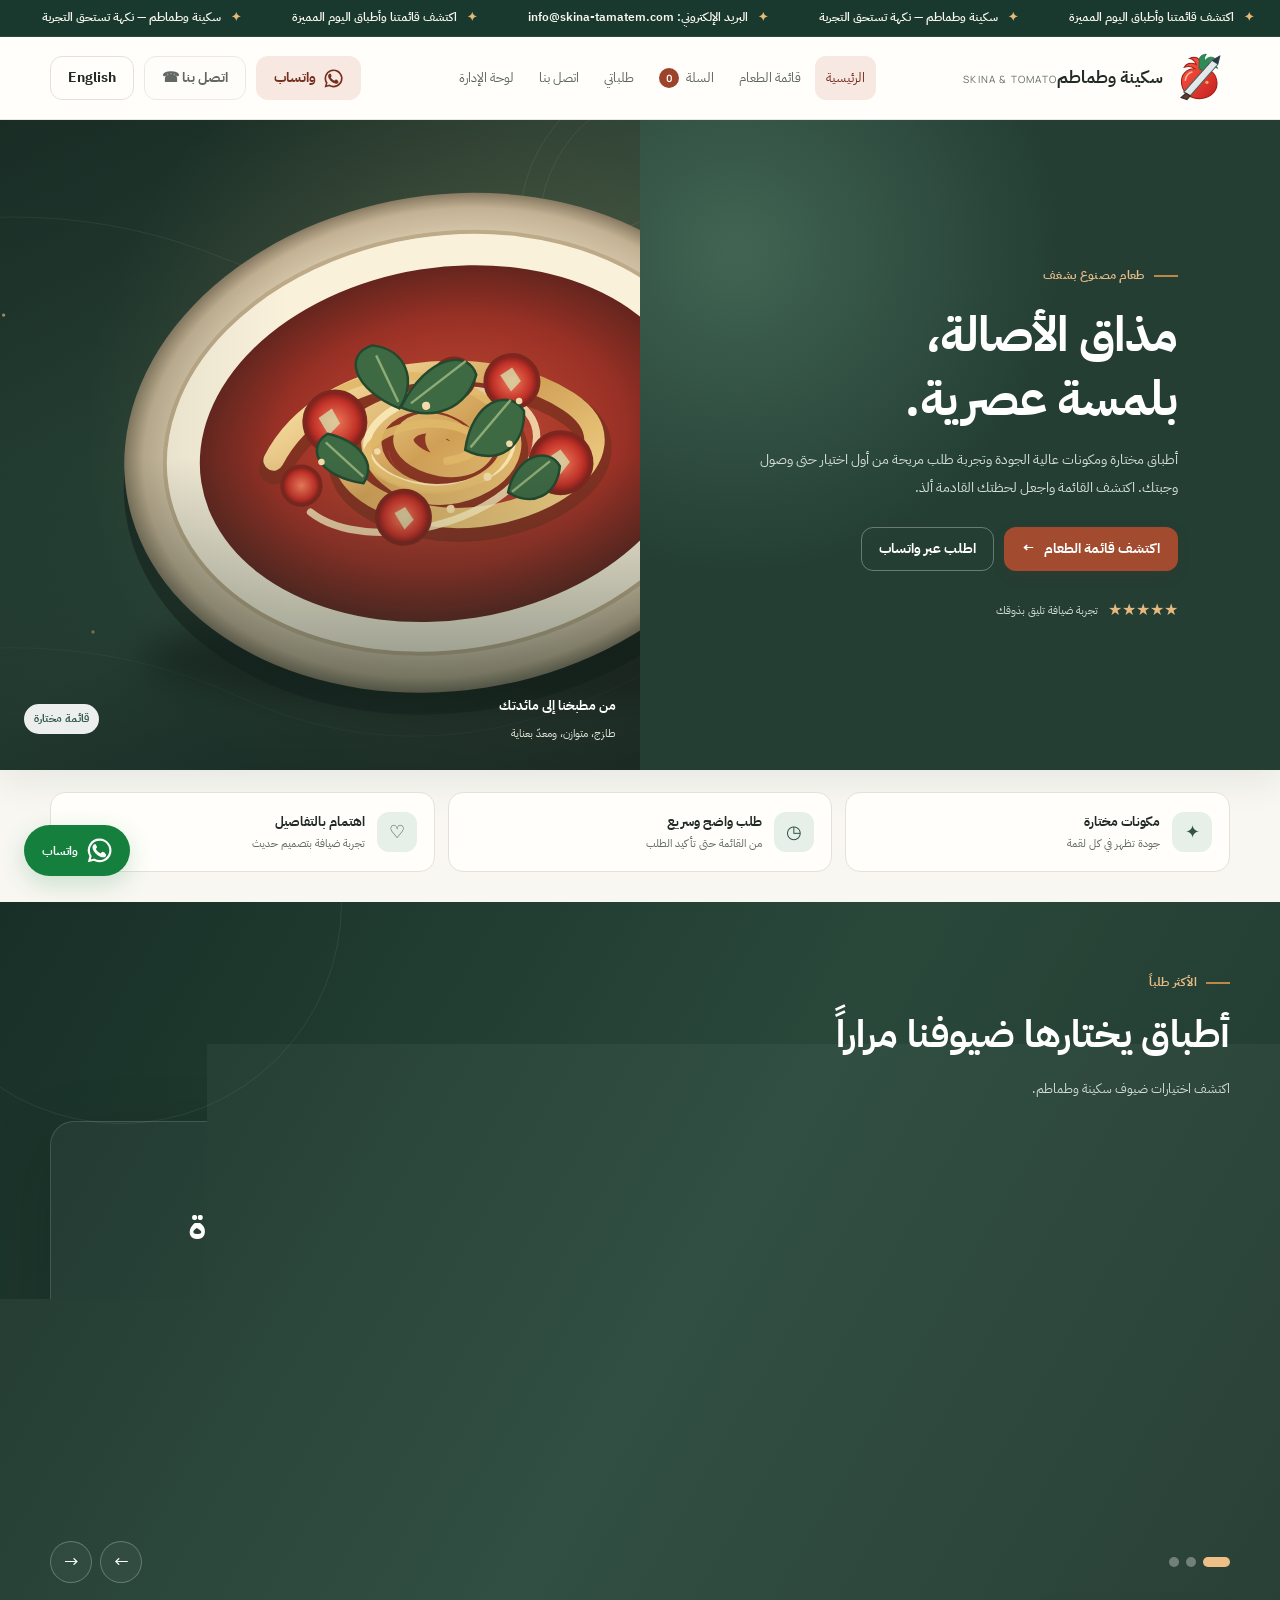
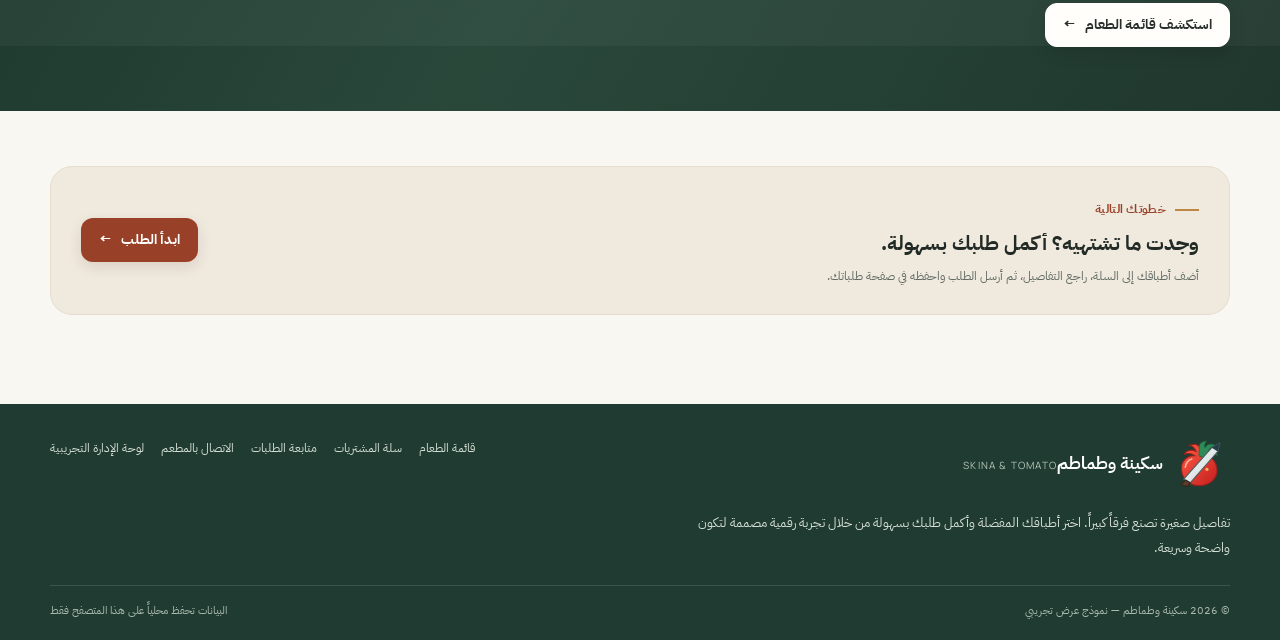
<file: index.html>
<!doctype html>
<html lang="ar" dir="rtl">
<head>
  <meta charset="utf-8">
  <meta name="viewport" content="width=device-width, initial-scale=1">
  <meta name="theme-color" content="#243e34">
  <meta name="description" content="سكينة وطماطم - تجربة طعام راقية وطلب إلكتروني تجريبي.">
  <title>الرئيسية | سكينة وطماطم</title>
  <link rel="stylesheet" href="assets/styles.css">
</head>
<body data-page="home" class="">
<div class="topline"><div class="ticker-viewport" aria-label="أخبار وعروض المطعم"><div class="ticker-track" id="ticker-track"><span>خصومات وعروض سكينة وطماطم</span><span>للاستفسارات: اتصل بنا</span><span>info@skina-tamatem.com</span><span>تابع أحدث العروض على قائمة الطعام</span></div></div></div>
<header class="site-header"><div class="container nav-wrap">
<a class="brand" href="index.html" aria-label="سكينة وطماطم - الرئيسية"><img class="brand-logo" src="assets/logo-tomato-knife.svg" alt="شعار سكينة وطماطم"><span><span class="brand-name" data-restaurant-name>سكينة وطماطم</span><span class="brand-en">SKINA & TOMATO</span></span></a>
<nav class="nav-links" aria-label="القائمة الرئيسية"><a href="index.html" class="active" data-nav="home">الرئيسية</a><a href="menu.html" class="" data-nav="menu">قائمة الطعام</a><a href="cart.html" class="" data-nav="cart">السلة <b class="nav-cart-count">0</b></a><a href="orders.html" class="" data-nav="orders">طلباتي</a><a href="contact.html">اتصل بنا</a><a href="admin.html" class="" data-nav="admin">لوحة الإدارة</a></nav>
<div class="nav-actions"><button class="btn btn-soft nav-order" data-action="chat-toggle"><svg class="wa-icon" viewBox="0 0 32 32" aria-hidden="true"><path fill="currentColor" d="M16 .8A15 15 0 0 0 3.1 23.5L1 31l7.7-2A15.1 15.1 0 1 0 16 .8zm0 27.4a12.2 12.2 0 0 1-6.2-1.7l-.5-.3-4.5 1.2 1.2-4.4-.3-.5A12.4 12.4 0 1 1 16 28.2zm6.8-9.3c-.4-.2-2.2-1.1-2.6-1.2-.4-.1-.6-.2-.9.2-.3.4-1 1.2-1.2 1.4-.2.3-.5.3-.9.1-2.5-1.2-4.1-2.2-5.7-5-.4-.7.4-.7 1.2-2.2.1-.3.1-.6 0-.8l-1.2-2.8c-.3-.7-.6-.6-.9-.6h-.8c-.3 0-.8.1-1.2.6-.4.4-1.6 1.5-1.6 3.7s1.6 4.3 1.8 4.6c.2.3 3.1 4.8 7.6 6.7 2.8 1.2 3.9 1.3 5.3 1.1.9-.1 2.2-.9 2.5-1.8.3-.9.3-1.7.2-1.8-.1-.2-.4-.3-.8-.5z"/></svg>واتساب</button><a class="btn btn-ghost phone-action" data-phone-link href="tel:" aria-label="اتصل بالمطعم">اتصل بنا ☎</a><button class="btn btn-ghost language-toggle" data-action="toggle-language" type="button">English</button><button class="icon-btn mobile-nav" data-action="mobile-nav" aria-label="فتح التنقل">☰</button></div>
</div><div class="container mobile-nav-links hidden" id="mobile-nav-links"><a href="index.html" class="active" data-nav="home">الرئيسية</a><a href="menu.html" class="" data-nav="menu">قائمة الطعام</a><a href="cart.html" class="" data-nav="cart">السلة</a><a href="orders.html" class="" data-nav="orders">طلباتي</a><a href="contact.html">اتصل بنا</a><a href="admin.html" data-nav="admin">لوحة الإدارة</a></div></header>
<main><section class="hero hero-fullbleed"><div class="hero-card"><div class="hero-copy"><span class="eyebrow">طعام مصنوع بشغف</span><h1>مذاق الأصالة،<br>بلمسة عصرية.</h1><p>أطباق مختارة ومكونات عالية الجودة وتجربة طلب مريحة من أول اختيار حتى وصول وجبتك. اكتشف القائمة واجعل لحظتك القادمة ألذ.</p><div class="hero-actions"><a class="btn btn-primary" href="menu.html">اكتشف قائمة الطعام <span>←</span></a><button class="btn btn-ghost" data-action="chat-toggle">اطلب عبر واتساب</button></div><div style="display:flex;align-items:center;gap:10px;margin-top:25px;color:#d3ded4;font-size:11px"><span style="color:#e6ba7f;font-size:16px">★★★★★</span><span>تجربة ضيافة تليق بذوقك</span></div></div><div class="hero-visual"><img id="home-hero-image" src="assets/hero-food-fallback.svg" alt="طبق فاخر من مطعم سكينة وطماطم"><div class="hero-note"><div><strong>من مطبخنا إلى مائدتك</strong><br><span>طازج، متوازن، ومعدّ بعناية</span></div><span class="pill" style="background:#ffffffea;color:#31594a">قائمة مختارة</span></div></div></div>
<div class="trust-row"><div class="trust-item"><div class="trust-icon">✦</div><div><strong>مكونات مختارة</strong><span>جودة تظهر في كل لقمة</span></div></div><div class="trust-item"><div class="trust-icon">◷</div><div><strong>طلب واضح وسريع</strong><span>من القائمة حتى تأكيد الطلب</span></div></div><div class="trust-item"><div class="trust-icon">♡</div><div><strong>اهتمام بالتفاصيل</strong><span>تجربة ضيافة بتصميم حديث</span></div></div></div></section><section class="popular-showcase" aria-label="الأكثر طلباً"><div class="popular-inner"><div class="popular-heading"><span class="eyebrow">الأكثر طلباً</span><h2>أطباق يختارها ضيوفنا مراراً</h2><p>اكتشف اختيارات ضيوف سكينة وطماطم.</p></div><div class="popular-carousel" id="popular-carousel"><div id="popular-slides" aria-live="polite"></div><div class="popular-controls"><div id="popular-dots" class="popular-dots"></div><div class="popular-arrows"><button type="button" data-action="popular-prev" aria-label="السابق">←</button><button type="button" data-action="popular-next" aria-label="التالي">→</button></div></div></div><a class="btn btn-primary popular-all" href="menu.html">استكشف قائمة الطعام <span>←</span></a></div></section>
<div class="container"><section class="section-sm"><div class="feature-band"><div><span class="eyebrow">خطوتك التالية</span><h3>وجدت ما تشتهيه؟ أكمل طلبك بسهولة.</h3><p>أضف أطباقك إلى السلة، راجع التفاصيل، ثم أرسل الطلب واحفظه في صفحة طلباتك.</p></div><a href="menu.html" class="btn btn-primary">ابدأ الطلب <span>←</span></a></div></section></div></main><footer class="footer"><div class="container"><div class="footer-inner"><div><a class="brand" href="index.html"><img class="brand-logo" src="assets/logo-tomato-knife.svg" alt="شعار سكينة وطماطم"><span><span class="brand-name" data-restaurant-name style="color:#fff">سكينة وطماطم</span><span class="brand-en" style="color:#b7c7bb">SKINA & TOMATO</span></span></a><p>تفاصيل صغيرة تصنع فرقاً كبيراً. اختر أطباقك المفضلة وأكمل طلبك بسهولة من خلال تجربة رقمية مصممة لتكون واضحة وسريعة.</p></div><div class="footer-links"><a href="menu.html">قائمة الطعام</a><a href="cart.html">سلة المشتريات</a><a href="orders.html">متابعة الطلبات</a><a href="contact.html">الاتصال بالمطعم</a><a href="admin.html">لوحة الإدارة التجريبية</a></div></div><div class="footer-bottom"><span>© <span id="year-now">2026</span> سكينة وطماطم — نموذج عرض تجريبي</span><span>البيانات تحفظ محلياً على هذا المتصفح فقط</span></div></div></footer>
<div id="toast" class="toast" role="status" aria-live="polite"></div>
<button class="whatsapp-fab" data-action="chat-toggle" aria-label="فتح مساعد واتساب"><svg class="wa-icon wa-icon-large" viewBox="0 0 32 32" aria-hidden="true"><path fill="currentColor" d="M16 .8A15 15 0 0 0 3.1 23.5L1 31l7.7-2A15.1 15.1 0 1 0 16 .8zm0 27.4a12.2 12.2 0 0 1-6.2-1.7l-.5-.3-4.5 1.2 1.2-4.4-.3-.5A12.4 12.4 0 1 1 16 28.2zm6.8-9.3c-.4-.2-2.2-1.1-2.6-1.2-.4-.1-.6-.2-.9.2-.3.4-1 1.2-1.2 1.4-.2.3-.5.3-.9.1-2.5-1.2-4.1-2.2-5.7-5-.4-.7.4-.7 1.2-2.2.1-.3.1-.6 0-.8l-1.2-2.8c-.3-.7-.6-.6-.9-.6h-.8c-.3 0-.8.1-1.2.6-.4.4-1.6 1.5-1.6 3.7s1.6 4.3 1.8 4.6c.2.3 3.1 4.8 7.6 6.7 2.8 1.2 3.9 1.3 5.3 1.1.9-.1 2.2-.9 2.5-1.8.3-.9.3-1.7.2-1.8-.1-.2-.4-.3-.8-.5z"/></svg><span>واتساب</span></button>
<div class="chat-panel" id="chat-panel" aria-label="مساعد واتساب"><div class="chat-top"><div><strong>مساعد سكينة وطماطم</strong><span>اختر كيف نساعدك في طلبك</span></div><button class="chat-close" data-action="chat-toggle" aria-label="إغلاق">×</button></div><div class="chat-body"><div class="chat-bubble">مرحباً بك! كيف يمكننا مساعدتك اليوم؟ سنجهز رسالتك ونفتح محادثة واتساب مع المطعم.</div><div class="chat-options"><button data-action="chat-topic" data-topic="order">🛍️ أريد إرسال طلبي الحالي</button><button data-action="chat-topic" data-topic="menu">🍽️ استفسار عن القائمة والأسعار</button><button data-action="chat-topic" data-topic="staff">💬 أريد التحدث مع فريق المطعم</button></div><div id="chat-error" class="chat-error">للتفعيل، أضف رقم واتساب المطعم من لوحة الإدارة. هذا النموذج لا يرسل رسائل تلقائياً ولا يتضمن خادماً خلفياً.</div></div></div>
<nav class="mobile-bottom-nav" aria-label="تنقل سريع"><a href="index.html" class="active" data-nav="home">الرئيسية</a><a href="menu.html" class="" data-nav="menu">المنيو</a><a href="cart.html" class="" data-nav="cart">السلة</a><a href="orders.html" class="" data-nav="orders">طلباتي</a></nav>

<script src="assets/translations.js" defer></script><script src="assets/app.js" defer></script>
</body></html>
</file>
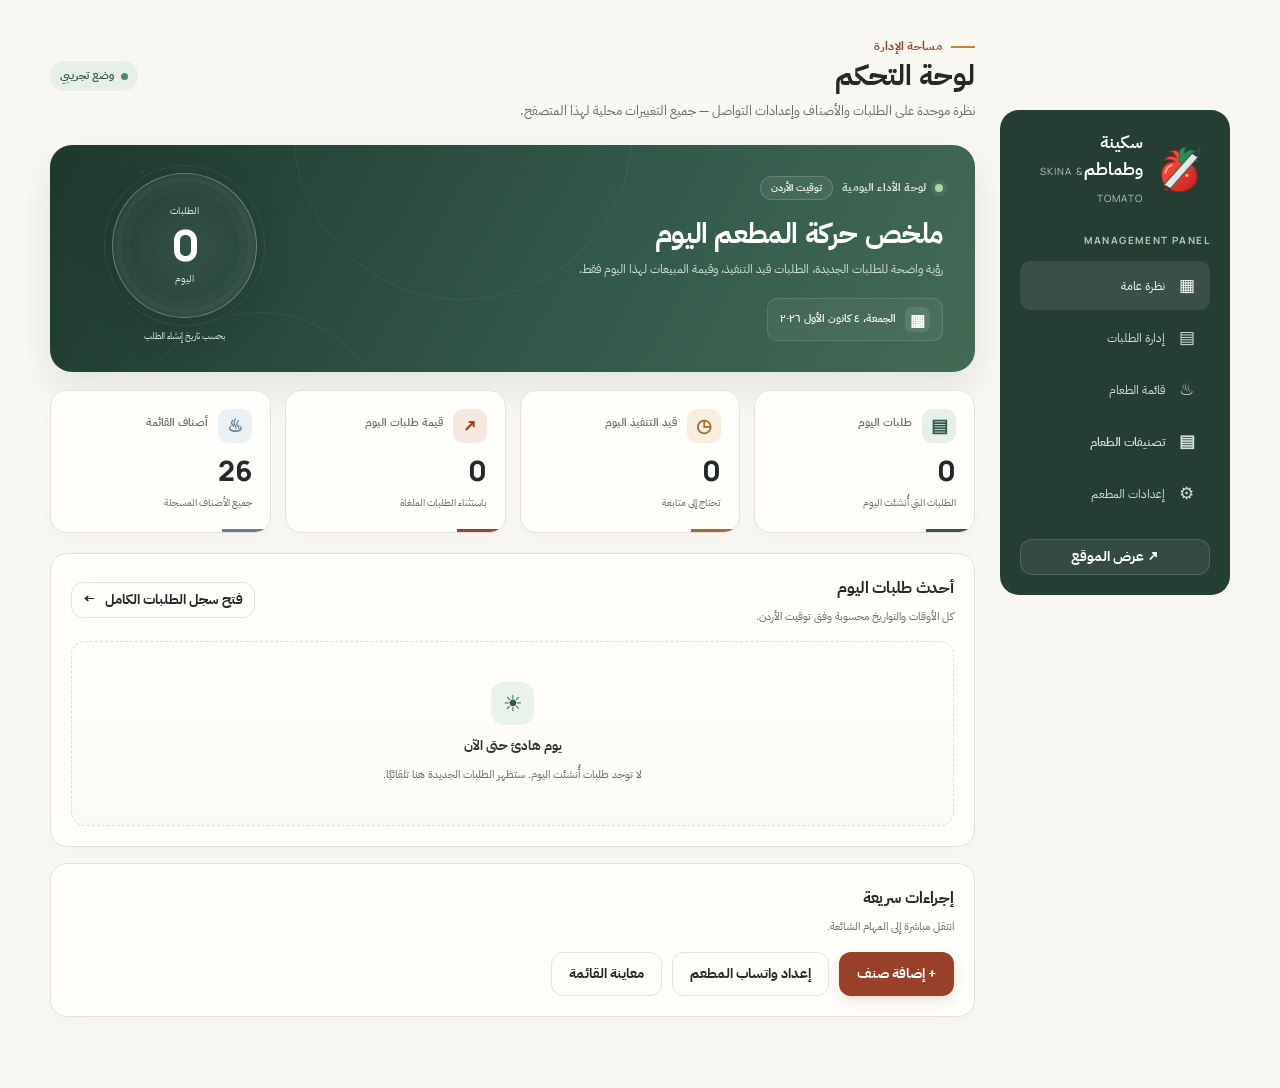
<file: admin.html>
<!doctype html>
<html lang="ar" dir="rtl">
<head>
  <meta charset="utf-8">
  <meta name="viewport" content="width=device-width, initial-scale=1">
  <meta name="theme-color" content="#243e34">
  <meta name="description" content="سكينة وطماطم - تجربة طعام راقية وطلب إلكتروني تجريبي.">
  <title>لوحة الإدارة | سكينة وطماطم</title>
  <link rel="stylesheet" href="assets/styles.css">
</head>
<body data-page="admin" class="admin-page">
<main class="container"><div class="admin-shell"><aside class="admin-sidebar"><a class="brand admin-brand" href="index.html"><img class="brand-logo" src="assets/logo-tomato-knife.svg" alt="شعار سكينة وطماطم"><span><span class="brand-name">سكينة وطماطم</span><span class="brand-en">SKINA & TOMATO</span></span></a><p class="admin-label">Management Panel</p><button class="active" data-admin-tab="overview"><span class="nav-symbol">▦</span><span class="nav-text">نظرة عامة</span></button><button data-admin-tab="orders"><span class="nav-symbol">▤</span><span class="nav-text">إدارة الطلبات</span></button><button data-admin-tab="products"><span class="nav-symbol">♨</span><span class="nav-text">قائمة الطعام</span></button><button data-admin-tab="categories"><span class="nav-symbol">▤</span><span class="nav-text">تصنيفات الطعام</span></button><button data-admin-tab="settings"><span class="nav-symbol">⚙</span><span class="nav-text">إعدادات المطعم</span></button><a href="index.html" class="btn btn-ghost btn-small" style="margin-top:18px;background:#ffffff12;color:white;border-color:#ffffff25;width:100%">↗ عرض الموقع</a></aside>
<div class="admin-content"><div class="admin-topbar"><div><span class="eyebrow">مساحة الإدارة</span><h1>لوحة التحكم</h1><p>نظرة موحدة على الطلبات والأصناف وإعدادات التواصل — جميع التغييرات محلية لهذا المتصفح.</p></div><span class="pill"><span class="pill-dot"></span>وضع تجريبي</span></div>
<section id="admin-overview" class="admin-section active">
<div class="daily-focus" aria-labelledby="daily-focus-title">
  <div class="daily-focus-copy">
    <div class="daily-eyebrow"><span class="daily-live-dot" aria-hidden="true"></span> لوحة الأداء اليومية <span class="timezone-chip">توقيت الأردن</span></div>
    <h2 id="daily-focus-title">ملخص حركة المطعم اليوم</h2>
    <p>رؤية واضحة للطلبات الجديدة، الطلبات قيد التنفيذ، وقيمة المبيعات لهذا اليوم فقط.</p>
    <div class="daily-date-row"><span class="daily-calendar-icon" aria-hidden="true">▦</span><span id="overview-today-label">يتم تحديد تاريخ اليوم...</span></div>
  </div>
  <div class="daily-focus-stat" aria-label="عدد طلبات اليوم"><div class="daily-ring"><span>الطلبات</span><strong id="daily-focus-count">0</strong><span>اليوم</span></div><span class="daily-stat-caption">بحسب تاريخ إنشاء الطلب</span></div>
  <span class="daily-orbit daily-orbit-one" aria-hidden="true"></span><span class="daily-orbit daily-orbit-two" aria-hidden="true"></span>
</div>
<div class="metric-grid">
  <div class="metric metric-orders"><div class="metric-icon" aria-hidden="true">▤</div><div class="metric-label">طلبات اليوم</div><div class="metric-value" id="metric-orders">0</div><div class="metric-note">الطلبات التي أُنشئت اليوم</div></div>
  <div class="metric metric-active"><div class="metric-icon" aria-hidden="true">◷</div><div class="metric-label">قيد التنفيذ اليوم</div><div class="metric-value" id="metric-active">0</div><div class="metric-note">تحتاج إلى متابعة</div></div>
  <div class="metric metric-revenue"><div class="metric-icon" aria-hidden="true">↗</div><div class="metric-label">قيمة طلبات اليوم</div><div class="metric-value" id="metric-revenue">0</div><div class="metric-note">باستثناء الطلبات الملغاة</div></div>
  <div class="metric metric-products"><div class="metric-icon" aria-hidden="true">♨</div><div class="metric-label">أصناف القائمة</div><div class="metric-value" id="metric-products">0</div><div class="metric-note">جميع الأصناف المسجلة</div></div>
</div>
<div class="admin-card">
  <div class="admin-card-head"><div><h2>أحدث طلبات اليوم</h2><p>كل الأوقات والتواريخ محسوبة وفق توقيت الأردن.</p></div><button class="btn btn-ghost btn-small" data-action="show-all-orders">فتح سجل الطلبات الكامل <span aria-hidden="true">←</span></button></div>
  <div id="overview-orders" class="admin-orders-list"></div>
</div>
<div class="admin-card"><div class="admin-card-head"><div><h2>إجراءات سريعة</h2><p>انتقل مباشرة إلى المهام الشائعة.</p></div></div><div class="quick-actions"><button class="btn btn-primary" data-action="new-product">+ إضافة صنف</button><button class="btn btn-ghost" data-admin-tab="settings">إعداد واتساب المطعم</button><a class="btn btn-ghost" href="menu.html">معاينة القائمة</a></div></div>
</section>
<section id="admin-orders" class="admin-section"><div class="admin-card">
  <div class="admin-card-head"><div><h2>إدارة الطلبات</h2><p>غيّر حالة الطلب من القائمة المنسدلة، وسيظهر التحديث للعميل في صفحة «طلباتي».</p></div><span class="pill" id="admin-order-count">0 طلب معروض</span></div>
  <div class="orders-toolbar">
    <div class="orders-filter-group" role="group" aria-label="تصفية الطلبات">
      <button type="button" class="orders-filter-btn is-active" data-action="order-filter" data-filter="today" aria-pressed="true"><span class="filter-btn-icon" aria-hidden="true">☀</span><span>طلبات اليوم</span><span class="filter-count" id="orders-today-badge">0</span></button>
      <button type="button" class="orders-filter-btn" data-action="order-filter" data-filter="all" aria-pressed="false"><span class="filter-btn-icon" aria-hidden="true">▤</span><span>كل الطلبات</span><span class="filter-count" id="orders-all-badge">0</span></button>
    </div>
    <div class="orders-date-caption"><span class="timezone-dot" aria-hidden="true"></span><span id="orders-active-date">عرض طلبات اليوم</span><span class="orders-timezone-note">Asia/Amman</span></div>
  </div>
  <div id="admin-orders-list" class="admin-orders-list"></div>
</div></section>
<section id="admin-products" class="admin-section"><div class="admin-card"><div class="admin-card-head"><div><h2>إدارة قائمة الطعام</h2><p>تعديل السعر والاسم والوصف والتوفر ينعكس على واجهة العميل مباشرة.</p></div><div style="display:flex;gap:8px;flex-wrap:wrap"><button class="btn btn-ghost btn-small" data-action="print-menu">تحميل / طباعة قائمة الطعام</button><button class="btn btn-primary btn-small" data-action="new-product">+ إضافة صنف</button></div></div><div id="admin-products-list" class="admin-products-list"></div></div></section>
<section id="admin-categories" class="admin-section"><div class="admin-card"><div class="admin-card-head"><div><h2>إدارة تصنيفات الطعام</h2><p>أضف تصنيفاً جديداً ليظهر ضمن خيارات الأصناف والقائمة. تحفظ البيانات في هذا المتصفح.</p></div></div><form id="category-form" class="form-grid"><div class="field"><label for="category-name">اسم التصنيف بالعربية *</label><input id="category-name" name="name" required maxlength="50" placeholder="مثال: بيتزا"></div><div class="field full"><label for="category-name-en">اسم التصنيف بالإنجليزية (اختياري)</label><input id="category-name-en" name="nameEn" maxlength="50" placeholder="Pizza" dir="ltr"><small>يُنشأ المعرّف الداخلي تلقائياً من هذا الاسم.</small></div><div class="field full"><button class="btn btn-primary" type="submit">+ إضافة التصنيف</button></div></form><div id="admin-categories-list" class="admin-products-list" style="margin-top:18px"></div></div></section><section id="admin-settings" class="admin-section"><form id="settings-form" class="admin-card"><div class="admin-card-head"><div><h2>إعدادات المطعم</h2><p>معلومات التواصل والتوصيل وبيانات الدفع الإلكتروني التي ستظهر للعميل عند إتمام الطلب.</p></div></div><div class="form-grid"><div class="field"><label for="setting-phone">رقم هاتف المطعم</label><input id="setting-phone" name="phoneNumber" type="tel" placeholder="مثال: 0790000000" dir="ltr"><small>يُستخدم لأزرار الاتصال المباشر.</small></div><div class="field"><label for="setting-email">البريد الإلكتروني للاستفسارات</label><input id="setting-email" name="email" type="email" placeholder="info@skina-tamatem.com" dir="ltr"></div><div class="field"><label for="setting-whatsapp">رقم واتساب المطعم</label><input id="setting-whatsapp" name="whatsappNumber" type="tel" placeholder="مثال: 962790000000" dir="ltr"><small>أدخل رمز الدولة ثم الرقم، دون + أو مسافات. مثال الأردن: 9627XXXXXXXX.</small></div><div class="field"><label for="setting-delivery">رسوم التوصيل</label><input id="setting-delivery" name="deliveryFee" type="number" min="0" step="0.5"></div><div class="field"><label for="setting-free-delivery">حد التوصيل المجاني</label><input id="setting-free-delivery" name="freeDeliveryThreshold" type="number" min="0" step="1"></div><div class="field"><label for="setting-currency">رمز العملة</label><select id="setting-currency" name="currency"><option value="ر.س">ريال سعودي (ر.س)</option><option value="د.أ">دينار أردني (د.أ)</option><option value="د.ك">دينار كويتي (د.ك)</option><option value="ج.م">جنيه مصري (ج.م)</option><option value="$">دولار ($)</option></select></div><div class="field full"><label for="setting-cliq-alias">اسم / معرّف CliQ</label><input id="setting-cliq-alias" name="cliqAlias" placeholder="مثال: SKINA.TOMATEM" dir="ltr"><small>يظهر للعميل عند اختيار الدفع عبر CliQ.</small></div><div class="field"><label for="setting-cliq-name">اسم المستفيد في CliQ</label><input id="setting-cliq-name" name="cliqName" placeholder="اسم صاحب الحساب"></div><div class="field"><label for="setting-electronic-payment">رقم الدفع الإلكتروني</label><input id="setting-electronic-payment" name="electronicPaymentNumber" placeholder="رقم المحفظة أو الدفع" dir="ltr"></div></div><div class="notice" style="margin-top:18px">الدفع الإلكتروني في هذه النسخة تجريبي: تظهر بيانات CliQ أو رقم الدفع للعميل ويُنشأ الطلب لمتابعته، لكن لا يتم التحقق من التحويل تلقائياً ولا توجد بوابة دفع متصلة. إعداد واتساب يفتح محادثة خارجية ولا يرسل الرسائل تلقائياً.</div><div style="display:flex;align-items:center;gap:10px;flex-wrap:wrap;margin-top:18px"><button class="btn btn-primary" type="submit">حفظ الإعدادات</button><button class="btn btn-ghost" type="button" data-action="test-whatsapp">اختبار رابط واتساب</button></div></form></section>
</div></div>
<div id="order-modal" class="modal-backdrop" role="dialog" aria-modal="true" aria-labelledby="order-modal-title"><div class="modal order-modal"><div class="modal-head"><div><h2 id="order-modal-title">تفاصيل الطلب</h2><p class="subtle" style="margin:5px 0 0">معلومات العميل والعنوان والأصناف والملاحظات</p></div><button class="modal-close" type="button" data-action="close-order-modal" aria-label="إغلاق">×</button></div><div id="order-modal-content"></div><div style="display:flex;justify-content:flex-start;margin-top:18px"><button class="btn btn-ghost" type="button" data-action="close-order-modal">إغلاق التفاصيل</button></div></div></div>
<div id="product-modal" class="modal-backdrop" role="dialog" aria-modal="true" aria-labelledby="product-modal-title"><div class="modal"><div class="modal-head"><h2 id="product-modal-title">إضافة صنف</h2><button class="modal-close" type="button" data-action="close-product-modal" aria-label="إغلاق">×</button></div><form id="product-form"><input type="hidden" name="id" id="product-id"><div class="form-grid"><div class="field"><label for="product-name">اسم الصنف بالعربية *</label><input id="product-name" name="name" required></div><div class="field"><label for="product-name-en">اسم الصنف بالإنجليزية</label><input id="product-name-en" name="nameEn"></div><div class="field"><label for="product-price">السعر الأصلي *</label><input id="product-price" name="price" type="number" min="0" step="0.01" required></div><div class="field"><label for="product-discount-type">نوع الخصم</label><select id="product-discount-type" name="discountType"><option value="none">بدون خصم</option><option value="amount">قيمة نقدية</option><option value="percent">نسبة مئوية (%)</option></select></div><div class="field"><label for="product-discount-value">قيمة الخصم</label><input id="product-discount-value" name="discountValue" type="number" min="0" step="0.01" value="0"><small>الخصم النقدي بعملة المطعم، أو نسبة من السعر الأصلي.</small></div><div class="field"><label for="product-category">التصنيف</label><select id="product-category" name="category"><option value="mains">أطباق رئيسية</option><option value="burgers">برجر</option><option value="appetizers">مقبلات</option><option value="healthy">خيارات خفيفة</option><option value="beverages">مشروبات</option><option value="desserts">حلويات</option></select></div><div class="field"><label for="product-description">الوصف بالعربية</label><textarea id="product-description" name="description"></textarea></div><div class="field"><label for="product-description-en">الوصف بالإنجليزية</label><textarea id="product-description-en" name="descriptionEn"></textarea></div><div class="field full"><label for="product-image">رابط صورة (اختياري)</label><input id="product-image" name="image" type="url" placeholder="https://..."><small>اتركه فارغاً ليظهر بديل بصري. استخدم رابط صورة عام للتجربة.</small></div><label class="toggle-row field full"><span><strong>متاح للطلب</strong><small>إزالة التحديد تخفي إمكانية إضافته من القائمة.</small></span><input id="product-available" name="available" type="checkbox" checked></label></div><div style="display:flex;gap:10px;justify-content:flex-start;margin-top:18px"><button class="btn btn-primary" type="submit">حفظ الصنف</button><button id="delete-product-button" class="btn btn-danger hidden" type="button" data-action="delete-product">حذف الصنف</button><button class="btn btn-ghost" type="button" data-action="close-product-modal">إلغاء</button></div></form></div></div></main><div id="toast" class="toast" role="status" aria-live="polite"></div>
<script src="assets/translations.js" defer></script><script src="assets/app.js" defer></script>
</body></html>
</file>
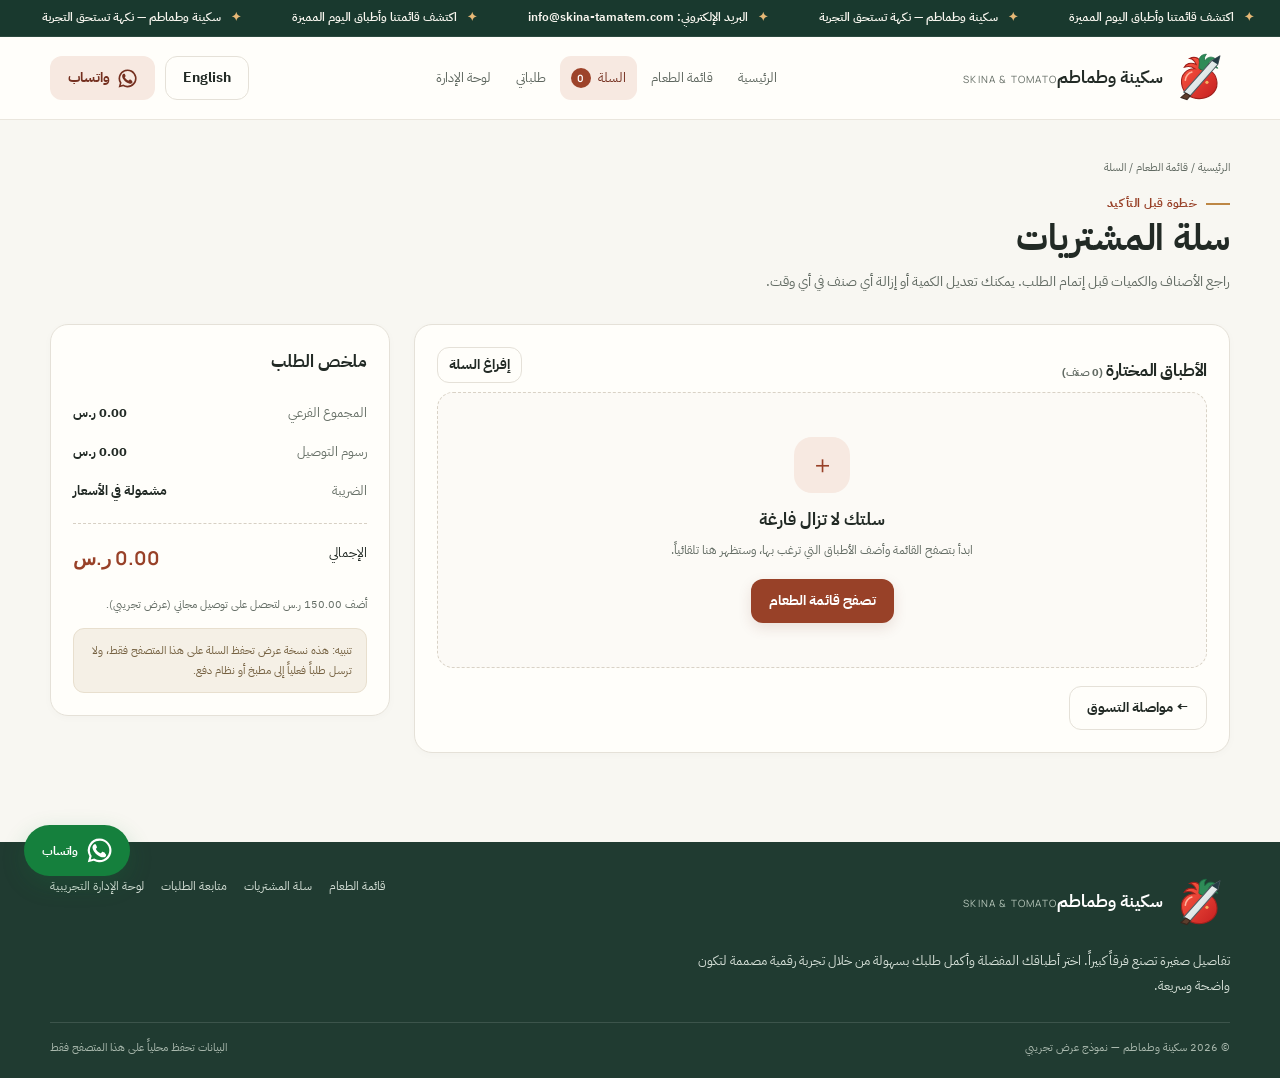
<file: cart.html>
<!doctype html>
<html lang="ar" dir="rtl">
<head>
  <meta charset="utf-8">
  <meta name="viewport" content="width=device-width, initial-scale=1">
  <meta name="theme-color" content="#243e34">
  <meta name="description" content="سكينة وطماطم - تجربة طعام راقية وطلب إلكتروني تجريبي.">
  <title>سلة المشتريات | سكينة وطماطم</title>
  <link rel="stylesheet" href="assets/styles.css">
</head>
<body data-page="cart" class="">
<div class="topline"><div class="ticker-viewport" aria-label="أخبار وعروض المطعم"><div class="ticker-track" id="ticker-track"><span>خصومات وعروض سكينة وطماطم</span><span>للاستفسارات: اتصل بنا</span><span>info@skina-tamatem.com</span><span>تابع أحدث العروض على قائمة الطعام</span></div></div></div>
<header class="site-header"><div class="container nav-wrap">
<a class="brand" href="index.html" aria-label="سكينة وطماطم - الرئيسية"><img class="brand-logo" src="assets/logo-tomato-knife.svg" alt="شعار سكينة وطماطم"><span><span class="brand-name" data-restaurant-name>سكينة وطماطم</span><span class="brand-en">SKINA & TOMATO</span></span></a>
<nav class="nav-links" aria-label="القائمة الرئيسية"><a href="index.html" class="" data-nav="home">الرئيسية</a><a href="menu.html" class="" data-nav="menu">قائمة الطعام</a><a href="cart.html" class="active" data-nav="cart">السلة <b class="nav-cart-count">0</b></a><a href="orders.html" class="" data-nav="orders">طلباتي</a><a href="admin.html" class="" data-nav="admin">لوحة الإدارة</a></nav>
<div class="nav-actions"><button class="btn btn-ghost language-toggle" data-action="toggle-language" type="button">English</button><button class="btn btn-soft nav-order" data-action="chat-toggle"><svg class="wa-icon" viewBox="0 0 32 32" aria-hidden="true"><path fill="currentColor" d="M16 .8A15 15 0 0 0 3.1 23.5L1 31l7.7-2A15.1 15.1 0 1 0 16 .8zm0 27.4a12.2 12.2 0 0 1-6.2-1.7l-.5-.3-4.5 1.2 1.2-4.4-.3-.5A12.4 12.4 0 1 1 16 28.2zm6.8-9.3c-.4-.2-2.2-1.1-2.6-1.2-.4-.1-.6-.2-.9.2-.3.4-1 1.2-1.2 1.4-.2.3-.5.3-.9.1-2.5-1.2-4.1-2.2-5.7-5-.4-.7.4-.7 1.2-2.2.1-.3.1-.6 0-.8l-1.2-2.8c-.3-.7-.6-.6-.9-.6h-.8c-.3 0-.8.1-1.2.6-.4.4-1.6 1.5-1.6 3.7s1.6 4.3 1.8 4.6c.2.3 3.1 4.8 7.6 6.7 2.8 1.2 3.9 1.3 5.3 1.1.9-.1 2.2-.9 2.5-1.8.3-.9.3-1.7.2-1.8-.1-.2-.4-.3-.8-.5z"/></svg>واتساب</button><button class="icon-btn mobile-nav" data-action="mobile-nav" aria-label="فتح التنقل">☰</button></div>
</div><div class="container mobile-nav-links hidden" id="mobile-nav-links"><a href="index.html" class="" data-nav="home">الرئيسية</a><a href="menu.html" class="" data-nav="menu">قائمة الطعام</a><a href="cart.html" class="active" data-nav="cart">السلة</a><a href="orders.html" class="" data-nav="orders">طلباتي</a><a href="admin.html" data-nav="admin">لوحة الإدارة</a></div></header>
<main class="container"><section class="page-heading"><div class="breadcrumbs"><a href="index.html">الرئيسية</a> / <a href="menu.html">قائمة الطعام</a> / السلة</div><span class="eyebrow">خطوة قبل التأكيد</span><h1>سلة المشتريات</h1><p>راجع الأصناف والكميات قبل إتمام الطلب. يمكنك تعديل الكمية أو إزالة أي صنف في أي وقت.</p></section>
<div class="layout-two section-sm" style="padding-top:0"><section class="panel"><div class="section-head" style="margin-bottom:9px"><div><h2 style="margin:0">الأطباق المختارة <span class="subtle" id="cart-item-count"></span></h2></div><button class="btn btn-ghost btn-small" data-action="clear-cart">إفراغ السلة</button></div><div id="cart-lines"></div><div id="cart-empty" class="empty-state hidden"><div class="empty-icon">＋</div><h3>سلتك لا تزال فارغة</h3><p>ابدأ بتصفح القائمة وأضف الأطباق التي ترغب بها، وستظهر هنا تلقائياً.</p><a class="btn btn-primary" href="menu.html">تصفح قائمة الطعام</a></div><div style="display:flex;justify-content:space-between;gap:12px;margin-top:18px"><a href="menu.html" class="btn btn-ghost">← مواصلة التسوق</a></div></section>
<aside class="panel summary-panel"><h2>ملخص الطلب</h2><div class="summary-line"><span>المجموع الفرعي</span><strong id="cart-subtotal">0.00 ر.س</strong></div><div class="summary-line"><span>رسوم التوصيل</span><strong id="cart-delivery">0.00 ر.س</strong></div><div class="summary-line"><span>الضريبة</span><strong>مشمولة في الأسعار</strong></div><div class="summary-line summary-total"><span>الإجمالي</span><strong id="cart-total">0.00 ر.س</strong></div><p class="subtle" id="delivery-note" style="margin:12px 0">رسوم التوصيل توضيحية ضمن النموذج التجريبي.</p><a class="btn btn-primary" href="checkout.html" style="width:100%;margin-top:8px" id="cart-checkout-link">إتمام الطلب <span>←</span></a><div class="notice" style="margin-top:13px">تنبيه: هذه نسخة عرض تحفظ السلة على هذا المتصفح فقط، ولا ترسل طلباً فعلياً إلى مطبخ أو نظام دفع.</div></aside></div></main><footer class="footer"><div class="container"><div class="footer-inner"><div><a class="brand" href="index.html"><img class="brand-logo" src="assets/logo-tomato-knife.svg" alt="شعار سكينة وطماطم"><span><span class="brand-name" data-restaurant-name style="color:#fff">سكينة وطماطم</span><span class="brand-en" style="color:#b7c7bb">SKINA & TOMATO</span></span></a><p>تفاصيل صغيرة تصنع فرقاً كبيراً. اختر أطباقك المفضلة وأكمل طلبك بسهولة من خلال تجربة رقمية مصممة لتكون واضحة وسريعة.</p></div><div class="footer-links"><a href="menu.html">قائمة الطعام</a><a href="cart.html">سلة المشتريات</a><a href="orders.html">متابعة الطلبات</a><a href="admin.html">لوحة الإدارة التجريبية</a></div></div><div class="footer-bottom"><span>© <span id="year-now">2026</span> سكينة وطماطم — نموذج عرض تجريبي</span><span>البيانات تحفظ محلياً على هذا المتصفح فقط</span></div></div></footer>
<div id="toast" class="toast" role="status" aria-live="polite"></div>
<button class="whatsapp-fab" data-action="chat-toggle" aria-label="فتح مساعد واتساب"><svg class="wa-icon wa-icon-large" viewBox="0 0 32 32" aria-hidden="true"><path fill="currentColor" d="M16 .8A15 15 0 0 0 3.1 23.5L1 31l7.7-2A15.1 15.1 0 1 0 16 .8zm0 27.4a12.2 12.2 0 0 1-6.2-1.7l-.5-.3-4.5 1.2 1.2-4.4-.3-.5A12.4 12.4 0 1 1 16 28.2zm6.8-9.3c-.4-.2-2.2-1.1-2.6-1.2-.4-.1-.6-.2-.9.2-.3.4-1 1.2-1.2 1.4-.2.3-.5.3-.9.1-2.5-1.2-4.1-2.2-5.7-5-.4-.7.4-.7 1.2-2.2.1-.3.1-.6 0-.8l-1.2-2.8c-.3-.7-.6-.6-.9-.6h-.8c-.3 0-.8.1-1.2.6-.4.4-1.6 1.5-1.6 3.7s1.6 4.3 1.8 4.6c.2.3 3.1 4.8 7.6 6.7 2.8 1.2 3.9 1.3 5.3 1.1.9-.1 2.2-.9 2.5-1.8.3-.9.3-1.7.2-1.8-.1-.2-.4-.3-.8-.5z"/></svg><span>واتساب</span></button>
<div class="chat-panel" id="chat-panel" aria-label="مساعد واتساب"><div class="chat-top"><div><strong>مساعد سكينة وطماطم</strong><span>اختر كيف نساعدك في طلبك</span></div><button class="chat-close" data-action="chat-toggle" aria-label="إغلاق">×</button></div><div class="chat-body"><div class="chat-bubble">مرحباً بك! كيف يمكننا مساعدتك اليوم؟ سنجهز رسالتك ونفتح محادثة واتساب مع المطعم.</div><div class="chat-options"><button data-action="chat-topic" data-topic="order">🛍️ أريد إرسال طلبي الحالي</button><button data-action="chat-topic" data-topic="menu">🍽️ استفسار عن القائمة والأسعار</button><button data-action="chat-topic" data-topic="staff">💬 أريد التحدث مع فريق المطعم</button></div><div id="chat-error" class="chat-error">للتفعيل، أضف رقم واتساب المطعم من لوحة الإدارة. هذا النموذج لا يرسل رسائل تلقائياً ولا يتضمن خادماً خلفياً.</div></div></div>
<nav class="mobile-bottom-nav" aria-label="تنقل سريع"><a href="index.html" class="" data-nav="home">الرئيسية</a><a href="menu.html" class="" data-nav="menu">المنيو</a><a href="cart.html" class="active" data-nav="cart">السلة</a><a href="orders.html" class="" data-nav="orders">طلباتي</a></nav>

<script src="assets/translations.js" defer></script><script src="assets/app.js" defer></script>
</body></html>
</file>
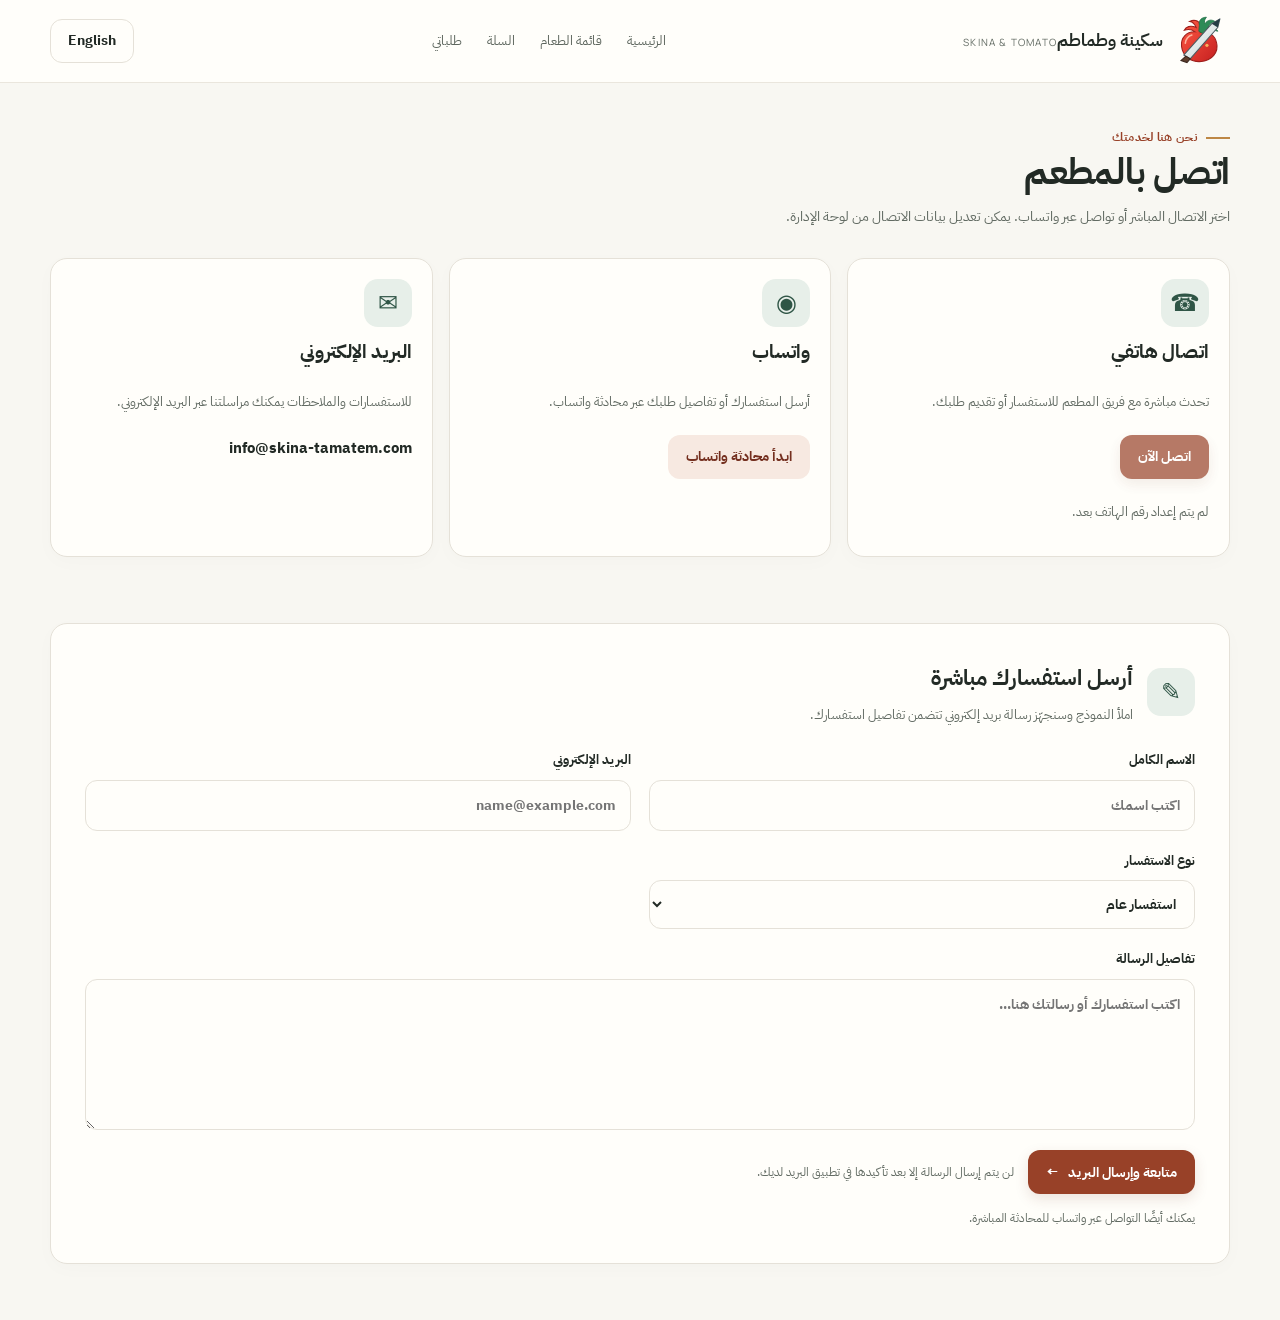
<file: contact.html>
<!doctype html><html lang="ar" dir="rtl"><head><meta charset="utf-8"><meta name="viewport" content="width=device-width, initial-scale=1"><meta name="theme-color" content="#243e34"><title>اتصل بنا | سكينة وطماطم</title><link rel="stylesheet" href="assets/styles.css"></head><body data-page="contact"><header class="site-header"><div class="container nav-wrap"><a class="brand" href="index.html"><img class="brand-logo" src="assets/logo-tomato-knife.svg" alt="شعار سكينة وطماطم"><span><span class="brand-name" data-restaurant-name>سكينة وطماطم</span><span class="brand-en">SKINA & TOMATO</span></span></a><nav class="nav-links"><a href="index.html">الرئيسية</a><a href="menu.html">قائمة الطعام</a><a href="cart.html">السلة</a><a href="orders.html">طلباتي</a></nav><div class="nav-actions"><button class="btn btn-ghost language-toggle" data-action="toggle-language">English</button></div></div></header><main class="container"><section class="page-heading"><span class="eyebrow">نحن هنا لخدمتك</span><h1>اتصل بالمطعم</h1><p>اختر الاتصال المباشر أو تواصل عبر واتساب. يمكن تعديل بيانات الاتصال من لوحة الإدارة.</p></section><section class="contact-grid"><article class="admin-card contact-card"><div class="contact-icon">☎</div><h2>اتصال هاتفي</h2><p>تحدث مباشرة مع فريق المطعم للاستفسار أو تقديم طلبك.</p><a class="btn btn-primary" data-phone-link href="tel:">اتصل الآن</a><p class="subtle" id="contact-phone-label">يمكن إعداد رقم الهاتف من لوحة الإدارة.</p></article><article class="admin-card contact-card"><div class="contact-icon">◉</div><h2>واتساب</h2><p>أرسل استفسارك أو تفاصيل طلبك عبر محادثة واتساب.</p><button class="btn btn-soft" data-action="chat-toggle">ابدأ محادثة واتساب</button></article><article class="admin-card contact-card"><div class="contact-icon">✉</div><h2>البريد الإلكتروني</h2><p>للاستفسارات والملاحظات يمكنك مراسلتنا عبر البريد الإلكتروني.</p><strong id="contact-email-label" dir="ltr">info@skina-tamatem.com</strong></article></section>
<section class="admin-card contact-form-card">
  <div class="contact-form-heading"><div class="contact-icon">✎</div><div><h2>أرسل استفسارك مباشرة</h2><p>املأ النموذج وسنجهّز رسالة بريد إلكتروني تتضمن تفاصيل استفسارك.</p></div></div>
  <form id="contact-form" class="contact-form">
    <div class="contact-form-fields">
      <label>الاسم الكامل<input name="contactName" type="text" autocomplete="name" placeholder="اكتب اسمك" required maxlength="100"></label>
      <label>البريد الإلكتروني<input name="contactReplyEmail" type="email" autocomplete="email" placeholder="name@example.com" required maxlength="150"></label>
      <label>نوع الاستفسار<select name="contactTopic" required><option value="استفسار عام">استفسار عام</option><option value="استفسار عن قائمة الطعام">قائمة الطعام والأسعار</option><option value="طلب قائم">متابعة طلب قائم</option><option value="التوصيل والاستلام">التوصيل والاستلام</option><option value="ملاحظة أو اقتراح">ملاحظة أو اقتراح</option><option value="مشكلة في الموقع">مشكلة في الموقع</option></select></label>
      <label class="contact-message-field">تفاصيل الرسالة<textarea name="contactMessage" rows="5" placeholder="اكتب استفسارك أو رسالتك هنا..." required minlength="5" maxlength="3000"></textarea></label>
    </div>
    <div class="contact-form-actions"><button class="btn btn-primary" type="submit">متابعة وإرسال البريد <span aria-hidden="true">←</span></button><span class="subtle">لن يتم إرسال الرسالة إلا بعد تأكيدها في تطبيق البريد لديك.</span></div>
    <p class="contact-form-note" id="contact-form-note" role="status" aria-live="polite">يمكنك أيضًا التواصل عبر واتساب للمحادثة المباشرة.</p>
  </form>
</section></main><div id="toast" class="toast" role="status" aria-live="polite"></div><div class="chat-panel" id="chat-panel"><div class="chat-top"><div><strong>مساعد سكينة وطماطم</strong><span>اختر كيف نساعدك</span></div><button class="chat-close" data-action="chat-toggle">×</button></div><div class="chat-body"><div class="chat-bubble">مرحباً بك! سنجهز رسالتك ونفتح محادثة واتساب.</div><div class="chat-options"><button data-action="chat-topic" data-topic="order">🛍️ أريد إرسال طلبي الحالي</button><button data-action="chat-topic" data-topic="menu">🍽️ استفسار عن القائمة والأسعار</button><button data-action="chat-topic" data-topic="staff">💬 التحدث مع فريق المطعم</button></div><div id="chat-error" class="chat-error">يمكن إعداد رقم واتساب من لوحة الإدارة.</div></div></div><script src="assets/translations.js" defer></script><script src="assets/app.js" defer></script></body></html>
</file>
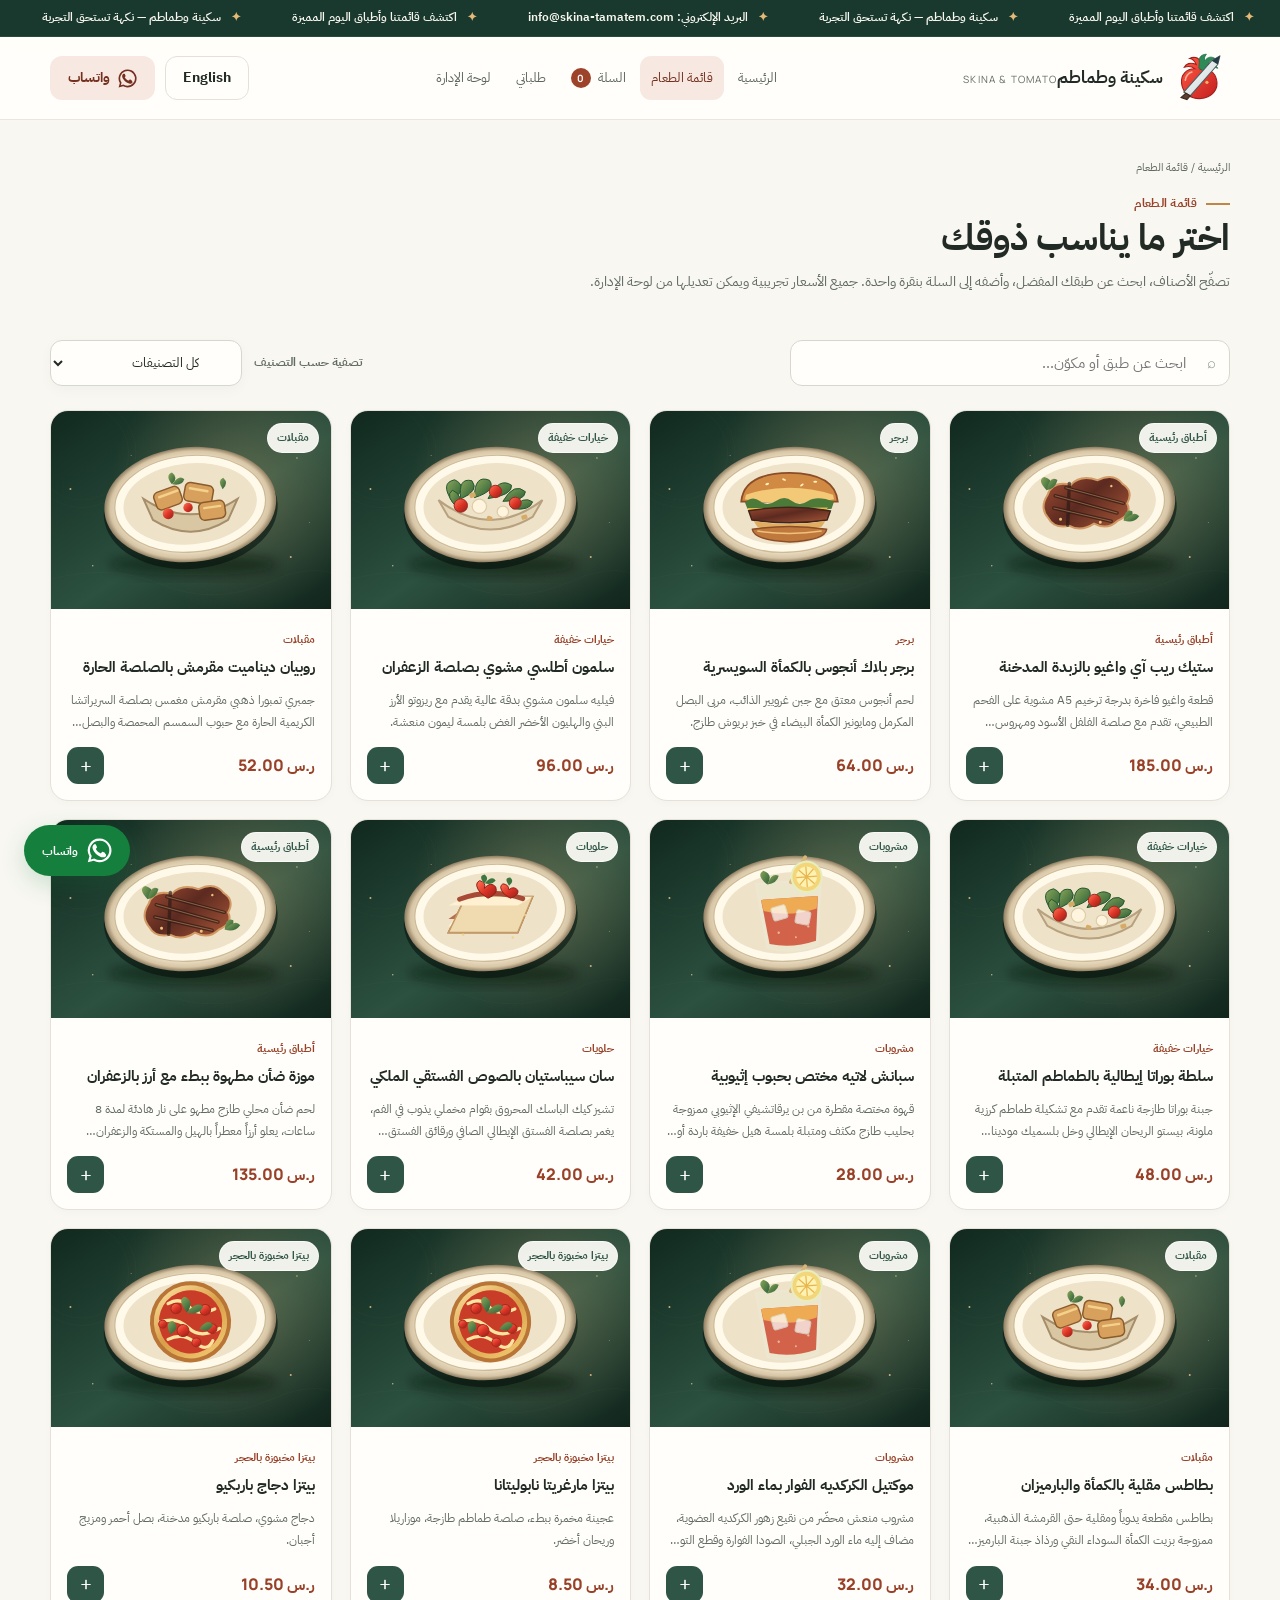
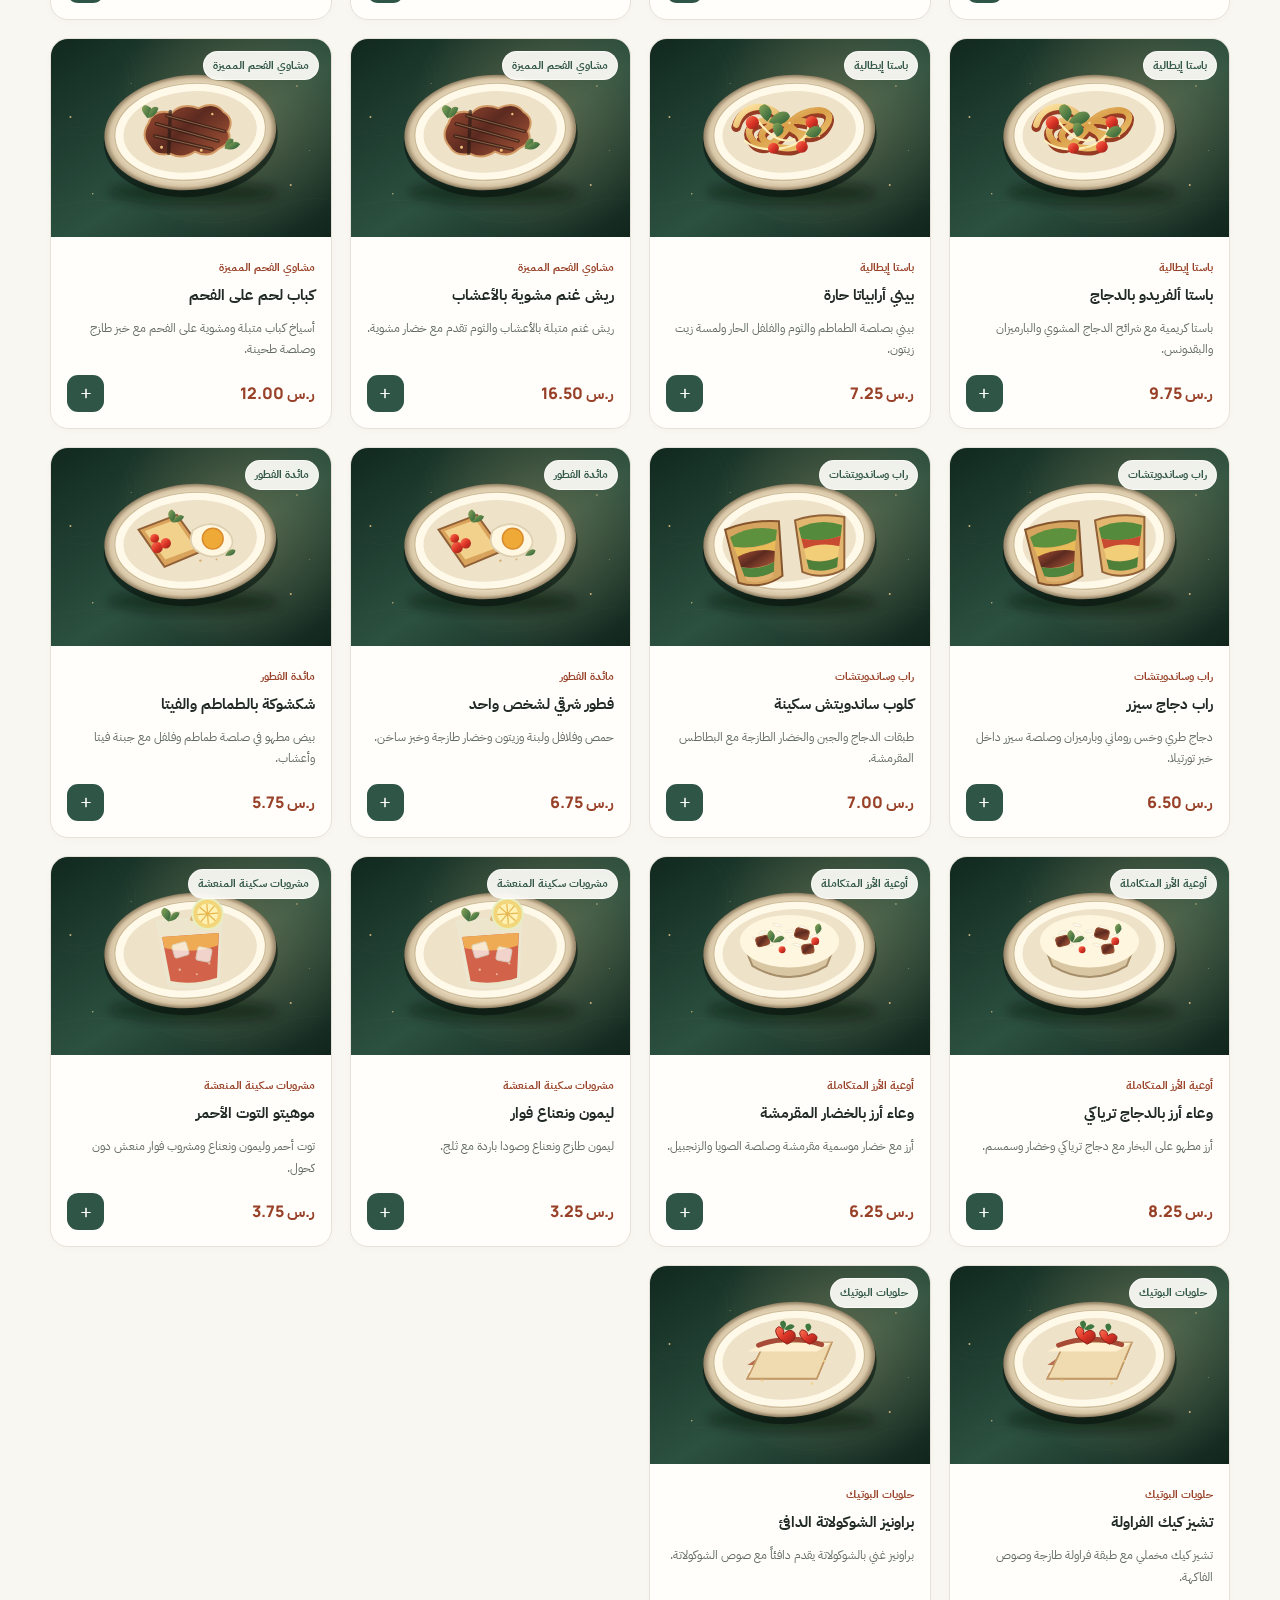
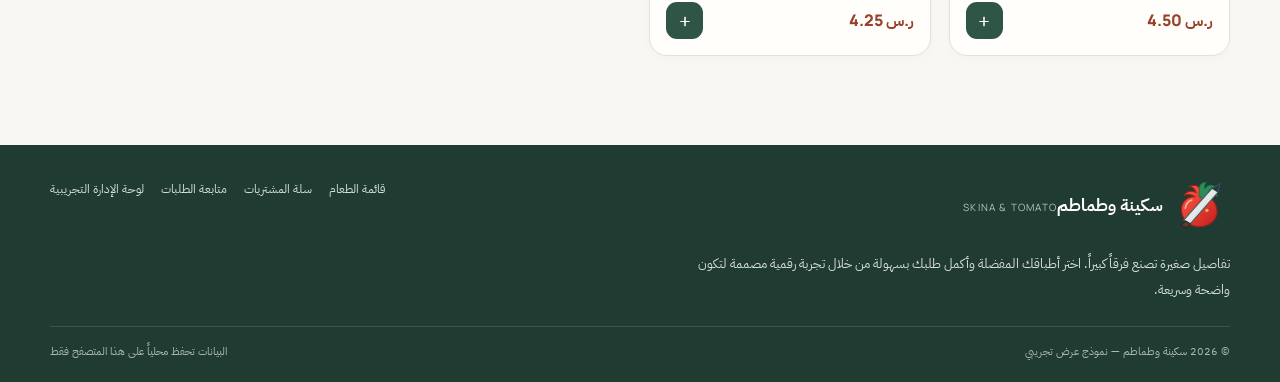
<file: menu.html>
<!doctype html>
<html lang="ar" dir="rtl">
<head>
  <meta charset="utf-8">
  <meta name="viewport" content="width=device-width, initial-scale=1">
  <meta name="theme-color" content="#243e34">
  <meta name="description" content="سكينة وطماطم - تجربة طعام راقية وطلب إلكتروني تجريبي.">
  <title>قائمة الطعام | سكينة وطماطم</title>
  <link rel="stylesheet" href="assets/styles.css">
</head>
<body data-page="menu" class="">
<div class="topline"><div class="ticker-viewport" aria-label="أخبار وعروض المطعم"><div class="ticker-track" id="ticker-track"><span>خصومات وعروض سكينة وطماطم</span><span>للاستفسارات: اتصل بنا</span><span>info@skina-tamatem.com</span><span>تابع أحدث العروض على قائمة الطعام</span></div></div></div>
<header class="site-header"><div class="container nav-wrap">
<a class="brand" href="index.html" aria-label="سكينة وطماطم - الرئيسية"><img class="brand-logo" src="assets/logo-tomato-knife.svg" alt="شعار سكينة وطماطم"><span><span class="brand-name" data-restaurant-name>سكينة وطماطم</span><span class="brand-en">SKINA & TOMATO</span></span></a>
<nav class="nav-links" aria-label="القائمة الرئيسية"><a href="index.html" class="" data-nav="home">الرئيسية</a><a href="menu.html" class="active" data-nav="menu">قائمة الطعام</a><a href="cart.html" class="" data-nav="cart">السلة <b class="nav-cart-count">0</b></a><a href="orders.html" class="" data-nav="orders">طلباتي</a><a href="admin.html" class="" data-nav="admin">لوحة الإدارة</a></nav>
<div class="nav-actions"><button class="btn btn-ghost language-toggle" data-action="toggle-language" type="button">English</button><button class="btn btn-soft nav-order" data-action="chat-toggle"><svg class="wa-icon" viewBox="0 0 32 32" aria-hidden="true"><path fill="currentColor" d="M16 .8A15 15 0 0 0 3.1 23.5L1 31l7.7-2A15.1 15.1 0 1 0 16 .8zm0 27.4a12.2 12.2 0 0 1-6.2-1.7l-.5-.3-4.5 1.2 1.2-4.4-.3-.5A12.4 12.4 0 1 1 16 28.2zm6.8-9.3c-.4-.2-2.2-1.1-2.6-1.2-.4-.1-.6-.2-.9.2-.3.4-1 1.2-1.2 1.4-.2.3-.5.3-.9.1-2.5-1.2-4.1-2.2-5.7-5-.4-.7.4-.7 1.2-2.2.1-.3.1-.6 0-.8l-1.2-2.8c-.3-.7-.6-.6-.9-.6h-.8c-.3 0-.8.1-1.2.6-.4.4-1.6 1.5-1.6 3.7s1.6 4.3 1.8 4.6c.2.3 3.1 4.8 7.6 6.7 2.8 1.2 3.9 1.3 5.3 1.1.9-.1 2.2-.9 2.5-1.8.3-.9.3-1.7.2-1.8-.1-.2-.4-.3-.8-.5z"/></svg>واتساب</button><button class="icon-btn mobile-nav" data-action="mobile-nav" aria-label="فتح التنقل">☰</button></div>
</div><div class="container mobile-nav-links hidden" id="mobile-nav-links"><a href="index.html" class="" data-nav="home">الرئيسية</a><a href="menu.html" class="active" data-nav="menu">قائمة الطعام</a><a href="cart.html" class="" data-nav="cart">السلة</a><a href="orders.html" class="" data-nav="orders">طلباتي</a><a href="admin.html" data-nav="admin">لوحة الإدارة</a></div></header>
<main class="container"><section class="page-heading"><div class="breadcrumbs"><a href="index.html">الرئيسية</a> / قائمة الطعام</div><span class="eyebrow">قائمة الطعام</span><h1>اختر ما يناسب ذوقك</h1><p>تصفّح الأصناف، ابحث عن طبقك المفضل، وأضفه إلى السلة بنقرة واحدة. جميع الأسعار تجريبية ويمكن تعديلها من لوحة الإدارة.</p></section>
<div class="filter-row"><label class="search-box"><span class="search-icon">⌕</span><input id="menu-search" type="search" placeholder="ابحث عن طبق أو مكوّن..." autocomplete="off"></label><div class="category-chips" id="category-chips"><label class="category-select-label"><span>تصفية حسب التصنيف</span><select id="menu-category-select"><option value="all">كل التصنيفات</option></select></label></div></div>
<div class="section-sm" style="padding-top:0"><div class="product-grid" id="menu-grid"></div><div id="menu-empty" class="empty-state hidden"><div class="empty-icon">⌕</div><h3>لم نعثر على أطباق مطابقة</h3><p>جرّب كلمة بحث أخرى أو اختر تصنيفاً مختلفاً.</p><button class="btn btn-ghost" data-action="reset-menu">عرض كل الأطباق</button></div></div></main><footer class="footer"><div class="container"><div class="footer-inner"><div><a class="brand" href="index.html"><img class="brand-logo" src="assets/logo-tomato-knife.svg" alt="شعار سكينة وطماطم"><span><span class="brand-name" data-restaurant-name style="color:#fff">سكينة وطماطم</span><span class="brand-en" style="color:#b7c7bb">SKINA & TOMATO</span></span></a><p>تفاصيل صغيرة تصنع فرقاً كبيراً. اختر أطباقك المفضلة وأكمل طلبك بسهولة من خلال تجربة رقمية مصممة لتكون واضحة وسريعة.</p></div><div class="footer-links"><a href="menu.html">قائمة الطعام</a><a href="cart.html">سلة المشتريات</a><a href="orders.html">متابعة الطلبات</a><a href="admin.html">لوحة الإدارة التجريبية</a></div></div><div class="footer-bottom"><span>© <span id="year-now">2026</span> سكينة وطماطم — نموذج عرض تجريبي</span><span>البيانات تحفظ محلياً على هذا المتصفح فقط</span></div></div></footer>
<div id="toast" class="toast" role="status" aria-live="polite"></div>
<button class="whatsapp-fab" data-action="chat-toggle" aria-label="فتح مساعد واتساب"><svg class="wa-icon wa-icon-large" viewBox="0 0 32 32" aria-hidden="true"><path fill="currentColor" d="M16 .8A15 15 0 0 0 3.1 23.5L1 31l7.7-2A15.1 15.1 0 1 0 16 .8zm0 27.4a12.2 12.2 0 0 1-6.2-1.7l-.5-.3-4.5 1.2 1.2-4.4-.3-.5A12.4 12.4 0 1 1 16 28.2zm6.8-9.3c-.4-.2-2.2-1.1-2.6-1.2-.4-.1-.6-.2-.9.2-.3.4-1 1.2-1.2 1.4-.2.3-.5.3-.9.1-2.5-1.2-4.1-2.2-5.7-5-.4-.7.4-.7 1.2-2.2.1-.3.1-.6 0-.8l-1.2-2.8c-.3-.7-.6-.6-.9-.6h-.8c-.3 0-.8.1-1.2.6-.4.4-1.6 1.5-1.6 3.7s1.6 4.3 1.8 4.6c.2.3 3.1 4.8 7.6 6.7 2.8 1.2 3.9 1.3 5.3 1.1.9-.1 2.2-.9 2.5-1.8.3-.9.3-1.7.2-1.8-.1-.2-.4-.3-.8-.5z"/></svg><span>واتساب</span></button>
<div class="chat-panel" id="chat-panel" aria-label="مساعد واتساب"><div class="chat-top"><div><strong>مساعد سكينة وطماطم</strong><span>اختر كيف نساعدك في طلبك</span></div><button class="chat-close" data-action="chat-toggle" aria-label="إغلاق">×</button></div><div class="chat-body"><div class="chat-bubble">مرحباً بك! كيف يمكننا مساعدتك اليوم؟ سنجهز رسالتك ونفتح محادثة واتساب مع المطعم.</div><div class="chat-options"><button data-action="chat-topic" data-topic="order">🛍️ أريد إرسال طلبي الحالي</button><button data-action="chat-topic" data-topic="menu">🍽️ استفسار عن القائمة والأسعار</button><button data-action="chat-topic" data-topic="staff">💬 أريد التحدث مع فريق المطعم</button></div><div id="chat-error" class="chat-error">للتفعيل، أضف رقم واتساب المطعم من لوحة الإدارة. هذا النموذج لا يرسل رسائل تلقائياً ولا يتضمن خادماً خلفياً.</div></div></div>
<nav class="mobile-bottom-nav" aria-label="تنقل سريع"><a href="index.html" class="" data-nav="home">الرئيسية</a><a href="menu.html" class="active" data-nav="menu">المنيو</a><a href="cart.html" class="" data-nav="cart">السلة</a><a href="orders.html" class="" data-nav="orders">طلباتي</a></nav>

<script src="assets/translations.js" defer></script><script src="assets/app.js" defer></script>
</body></html>
</file>
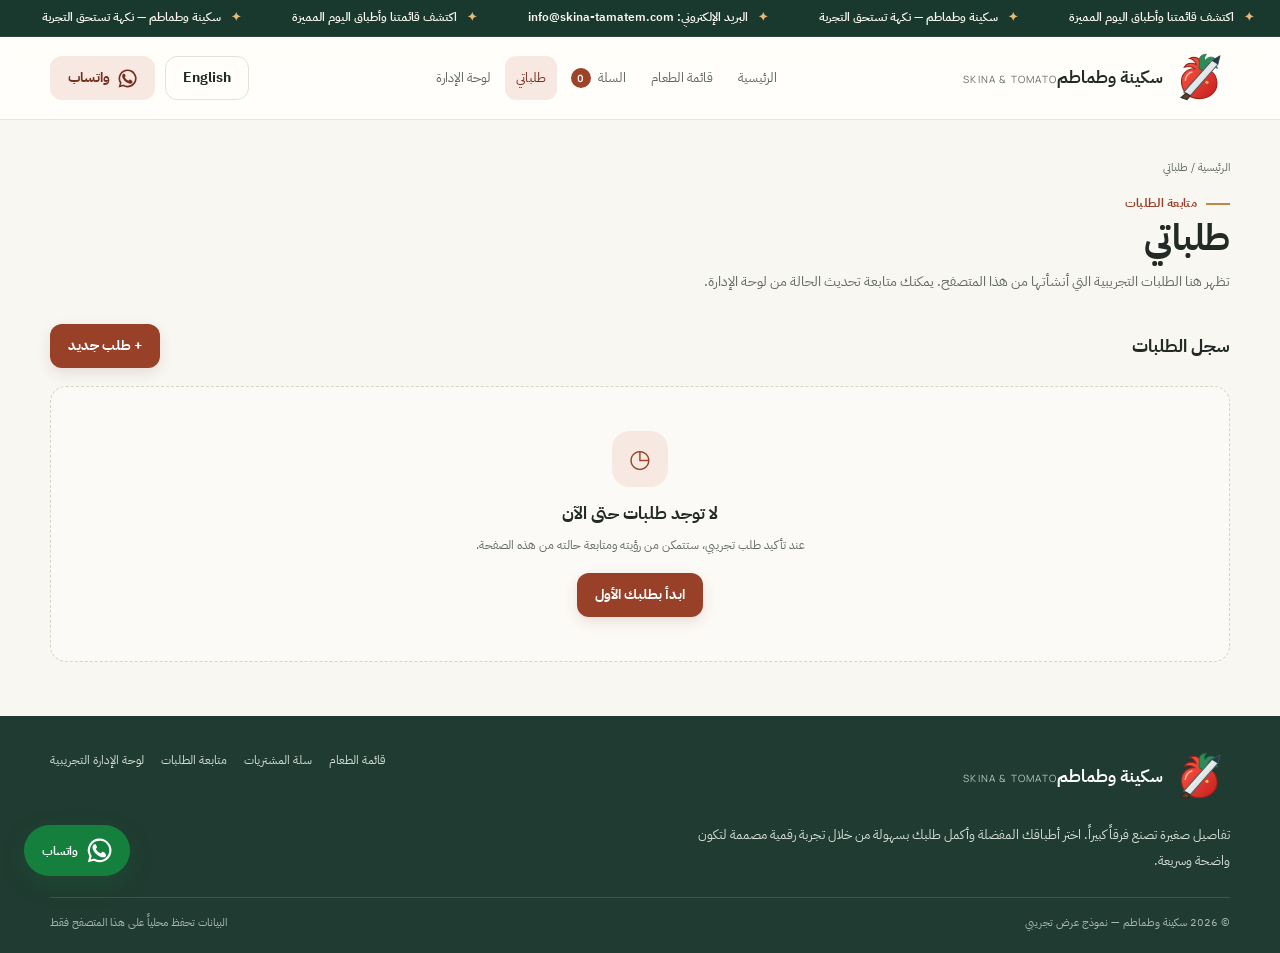
<file: orders.html>
<!doctype html>
<html lang="ar" dir="rtl">
<head>
  <meta charset="utf-8">
  <meta name="viewport" content="width=device-width, initial-scale=1">
  <meta name="theme-color" content="#243e34">
  <meta name="description" content="سكينة وطماطم - تجربة طعام راقية وطلب إلكتروني تجريبي.">
  <title>طلباتي | سكينة وطماطم</title>
  <link rel="stylesheet" href="assets/styles.css">
</head>
<body data-page="orders" class="">
<div class="topline"><div class="ticker-viewport" aria-label="أخبار وعروض المطعم"><div class="ticker-track" id="ticker-track"><span>خصومات وعروض سكينة وطماطم</span><span>للاستفسارات: اتصل بنا</span><span>info@skina-tamatem.com</span><span>تابع أحدث العروض على قائمة الطعام</span></div></div></div>
<header class="site-header"><div class="container nav-wrap">
<a class="brand" href="index.html" aria-label="سكينة وطماطم - الرئيسية"><img class="brand-logo" src="assets/logo-tomato-knife.svg" alt="شعار سكينة وطماطم"><span><span class="brand-name" data-restaurant-name>سكينة وطماطم</span><span class="brand-en">SKINA & TOMATO</span></span></a>
<nav class="nav-links" aria-label="القائمة الرئيسية"><a href="index.html" class="" data-nav="home">الرئيسية</a><a href="menu.html" class="" data-nav="menu">قائمة الطعام</a><a href="cart.html" class="" data-nav="cart">السلة <b class="nav-cart-count">0</b></a><a href="orders.html" class="active" data-nav="orders">طلباتي</a><a href="admin.html" class="" data-nav="admin">لوحة الإدارة</a></nav>
<div class="nav-actions"><button class="btn btn-ghost language-toggle" data-action="toggle-language" type="button">English</button><button class="btn btn-soft nav-order" data-action="chat-toggle"><svg class="wa-icon" viewBox="0 0 32 32" aria-hidden="true"><path fill="currentColor" d="M16 .8A15 15 0 0 0 3.1 23.5L1 31l7.7-2A15.1 15.1 0 1 0 16 .8zm0 27.4a12.2 12.2 0 0 1-6.2-1.7l-.5-.3-4.5 1.2 1.2-4.4-.3-.5A12.4 12.4 0 1 1 16 28.2zm6.8-9.3c-.4-.2-2.2-1.1-2.6-1.2-.4-.1-.6-.2-.9.2-.3.4-1 1.2-1.2 1.4-.2.3-.5.3-.9.1-2.5-1.2-4.1-2.2-5.7-5-.4-.7.4-.7 1.2-2.2.1-.3.1-.6 0-.8l-1.2-2.8c-.3-.7-.6-.6-.9-.6h-.8c-.3 0-.8.1-1.2.6-.4.4-1.6 1.5-1.6 3.7s1.6 4.3 1.8 4.6c.2.3 3.1 4.8 7.6 6.7 2.8 1.2 3.9 1.3 5.3 1.1.9-.1 2.2-.9 2.5-1.8.3-.9.3-1.7.2-1.8-.1-.2-.4-.3-.8-.5z"/></svg>واتساب</button><button class="icon-btn mobile-nav" data-action="mobile-nav" aria-label="فتح التنقل">☰</button></div>
</div><div class="container mobile-nav-links hidden" id="mobile-nav-links"><a href="index.html" class="" data-nav="home">الرئيسية</a><a href="menu.html" class="" data-nav="menu">قائمة الطعام</a><a href="cart.html" class="" data-nav="cart">السلة</a><a href="orders.html" class="active" data-nav="orders">طلباتي</a><a href="admin.html" data-nav="admin">لوحة الإدارة</a></div></header>
<main class="container"><section class="page-heading"><div class="breadcrumbs"><a href="index.html">الرئيسية</a> / طلباتي</div><span class="eyebrow">متابعة الطلبات</span><h1>طلباتي</h1><p>تظهر هنا الطلبات التجريبية التي أنشأتها من هذا المتصفح. يمكنك متابعة تحديث الحالة من لوحة الإدارة.</p></section><div id="latest-order-banner"></div><div style="display:flex;justify-content:space-between;align-items:center;gap:15px;margin-bottom:18px;flex-wrap:wrap"><h2 style="font-size:18px;margin:0">سجل الطلبات</h2><a class="btn btn-primary" href="menu.html">+ طلب جديد</a></div><div id="orders-list" class="orders-list"></div><div id="orders-empty" class="empty-state hidden"><div class="empty-icon">◷</div><h3>لا توجد طلبات حتى الآن</h3><p>عند تأكيد طلب تجريبي، ستتمكن من رؤيته ومتابعة حالته من هذه الصفحة.</p><a href="menu.html" class="btn btn-primary">ابدأ بطلبك الأول</a></div></main><footer class="footer"><div class="container"><div class="footer-inner"><div><a class="brand" href="index.html"><img class="brand-logo" src="assets/logo-tomato-knife.svg" alt="شعار سكينة وطماطم"><span><span class="brand-name" data-restaurant-name style="color:#fff">سكينة وطماطم</span><span class="brand-en" style="color:#b7c7bb">SKINA & TOMATO</span></span></a><p>تفاصيل صغيرة تصنع فرقاً كبيراً. اختر أطباقك المفضلة وأكمل طلبك بسهولة من خلال تجربة رقمية مصممة لتكون واضحة وسريعة.</p></div><div class="footer-links"><a href="menu.html">قائمة الطعام</a><a href="cart.html">سلة المشتريات</a><a href="orders.html">متابعة الطلبات</a><a href="admin.html">لوحة الإدارة التجريبية</a></div></div><div class="footer-bottom"><span>© <span id="year-now">2026</span> سكينة وطماطم — نموذج عرض تجريبي</span><span>البيانات تحفظ محلياً على هذا المتصفح فقط</span></div></div></footer>
<div id="toast" class="toast" role="status" aria-live="polite"></div>
<button class="whatsapp-fab" data-action="chat-toggle" aria-label="فتح مساعد واتساب"><svg class="wa-icon wa-icon-large" viewBox="0 0 32 32" aria-hidden="true"><path fill="currentColor" d="M16 .8A15 15 0 0 0 3.1 23.5L1 31l7.7-2A15.1 15.1 0 1 0 16 .8zm0 27.4a12.2 12.2 0 0 1-6.2-1.7l-.5-.3-4.5 1.2 1.2-4.4-.3-.5A12.4 12.4 0 1 1 16 28.2zm6.8-9.3c-.4-.2-2.2-1.1-2.6-1.2-.4-.1-.6-.2-.9.2-.3.4-1 1.2-1.2 1.4-.2.3-.5.3-.9.1-2.5-1.2-4.1-2.2-5.7-5-.4-.7.4-.7 1.2-2.2.1-.3.1-.6 0-.8l-1.2-2.8c-.3-.7-.6-.6-.9-.6h-.8c-.3 0-.8.1-1.2.6-.4.4-1.6 1.5-1.6 3.7s1.6 4.3 1.8 4.6c.2.3 3.1 4.8 7.6 6.7 2.8 1.2 3.9 1.3 5.3 1.1.9-.1 2.2-.9 2.5-1.8.3-.9.3-1.7.2-1.8-.1-.2-.4-.3-.8-.5z"/></svg><span>واتساب</span></button>
<div class="chat-panel" id="chat-panel" aria-label="مساعد واتساب"><div class="chat-top"><div><strong>مساعد سكينة وطماطم</strong><span>اختر كيف نساعدك في طلبك</span></div><button class="chat-close" data-action="chat-toggle" aria-label="إغلاق">×</button></div><div class="chat-body"><div class="chat-bubble">مرحباً بك! كيف يمكننا مساعدتك اليوم؟ سنجهز رسالتك ونفتح محادثة واتساب مع المطعم.</div><div class="chat-options"><button data-action="chat-topic" data-topic="order">🛍️ أريد إرسال طلبي الحالي</button><button data-action="chat-topic" data-topic="menu">🍽️ استفسار عن القائمة والأسعار</button><button data-action="chat-topic" data-topic="staff">💬 أريد التحدث مع فريق المطعم</button></div><div id="chat-error" class="chat-error">للتفعيل، أضف رقم واتساب المطعم من لوحة الإدارة. هذا النموذج لا يرسل رسائل تلقائياً ولا يتضمن خادماً خلفياً.</div></div></div>
<nav class="mobile-bottom-nav" aria-label="تنقل سريع"><a href="index.html" class="" data-nav="home">الرئيسية</a><a href="menu.html" class="" data-nav="menu">المنيو</a><a href="cart.html" class="" data-nav="cart">السلة</a><a href="orders.html" class="active" data-nav="orders">طلباتي</a></nav>

<script src="assets/translations.js" defer></script><script src="assets/app.js" defer></script>
</body></html>
</file>
<file: assets/styles.css>
@import url('https://fonts.googleapis.com/css2?family=IBM+Plex+Sans+Arabic:wght@400;500;600;700&family=Manrope:wght@400;500;600;700;800&display=swap');
:root{--bg:#f7f5f0;--paper:#fffefa;--ink:#222a25;--muted:#707870;--line:#e8e4da;--brand:#9d432a;--brand-dark:#77321f;--brand-soft:#f7e8df;--green:#31594a;--green-soft:#e6efe9;--gold:#c18b48;--shadow:0 16px 50px rgba(36,39,31,.08);--radius:20px;--font:'IBM Plex Sans Arabic',Arial,sans-serif}
*{box-sizing:border-box}html{scroll-behavior:smooth}body{margin:0;background:var(--bg);color:var(--ink);font-family:var(--font);line-height:1.75}body,button,input,select,textarea{font-family:var(--font)}button,a,input,select,textarea{font-size:inherit}a{color:inherit;text-decoration:none}button{cursor:pointer}img{max-width:100%;display:block}button:focus-visible,a:focus-visible,input:focus-visible,select:focus-visible,textarea:focus-visible{outline:3px solid #dba486;outline-offset:2px}.container{width:min(1180px,calc(100% - 40px));margin-inline:auto}.topline{background:#243e34;color:#edf4ee;font-size:12px}.topline-inner{display:flex;align-items:center;justify-content:space-between;gap:16px;min-height:34px}.topline a{color:#fff3df}.site-header{background:rgba(255,254,250,.94);border-bottom:1px solid rgba(232,228,218,.9);position:sticky;top:0;z-index:30;backdrop-filter:blur(14px)}.nav-wrap{display:flex;align-items:center;justify-content:space-between;gap:24px;min-height:82px}.brand{display:inline-flex;align-items:center;gap:12px;flex-shrink:0}.brand-mark{height:46px;width:46px;border-radius:15px;background:linear-gradient(145deg,var(--brand),#c66d46);color:#fff;display:grid;place-items:center;font-size:23px;font-weight:800;box-shadow:0 8px 22px #9d432a2c}.brand-name{font-size:17px;font-weight:700;line-height:1.35}.brand-en{font-family:Manrope,sans-serif;font-size:10px;letter-spacing:2px;color:var(--muted);text-transform:uppercase}.nav-links{display:flex;align-items:center;gap:5px}.nav-links a{padding:10px 13px;border-radius:11px;font-size:13px;color:#5d665e;transition:.2s;white-space:nowrap}.nav-links a:hover,.nav-links a.active{background:var(--brand-soft);color:var(--brand-dark)}.nav-actions{display:flex;align-items:center;gap:10px}.mobile-nav{display:none}.mobile-nav-links{display:none}.mobile-nav-links a{padding:8px 12px;border-radius:9px;background:#f7f4ed;font-size:12px;color:#5d665e}.btn{display:inline-flex;align-items:center;justify-content:center;gap:9px;border:1px solid transparent;border-radius:12px;padding:11px 17px;min-height:44px;font-weight:700;font-size:13px;transition:transform .18s,background .18s,border-color .18s}.btn:hover{transform:translateY(-1px)}.btn-primary{background:var(--brand);color:white;box-shadow:0 8px 18px #9d432a20}.btn-primary:hover{background:var(--brand-dark)}.btn-soft{background:var(--brand-soft);color:var(--brand-dark)}.btn-ghost{background:var(--paper);border-color:var(--line);color:var(--ink)}.btn-danger{background:#fff0ed;color:#a93825;border-color:#f3d1c9}.btn-small{min-height:34px;padding:7px 11px;font-size:12px}.icon-btn{border:1px solid var(--line);background:var(--paper);height:38px;width:40px;border-radius:10px;display:inline-grid;place-items:center}.pill{display:inline-flex;align-items:center;gap:7px;border-radius:999px;padding:5px 10px;background:var(--green-soft);color:var(--green);font-size:11px;font-weight:700}.pill-dot{height:7px;width:7px;background:#4f8b66;border-radius:50%}.eyebrow{display:inline-flex;align-items:center;gap:9px;color:var(--brand);font-size:12px;font-weight:700;letter-spacing:.3px}.eyebrow:before{content:'';width:24px;height:2px;background:var(--gold);display:block}.section{padding:54px 0}.section-sm{padding:35px 0}.section-head{display:flex;justify-content:space-between;align-items:end;gap:22px;margin-bottom:25px}.section-head h2{margin:5px 0 0;font-size:clamp(23px,3vw,32px);line-height:1.35;letter-spacing:-.4px}.section-head p{color:var(--muted);font-size:13px;margin:8px 0 0;max-width:550px}.hero{padding:34px 0 30px}.hero-card{display:grid;grid-template-columns:1fr 1fr;min-height:440px;border-radius:30px;overflow:hidden;background:#243e34;box-shadow:var(--shadow)}.hero-copy{padding:clamp(30px,5vw,62px);color:#fff;display:flex;flex-direction:column;justify-content:center;align-items:flex-start;background:radial-gradient(circle at 15% 20%,#416553 0,transparent 43%),#243e34}.hero-copy .eyebrow{color:#e5bb87}.hero h1{font-size:clamp(30px,4vw,48px);line-height:1.35;margin:16px 0 14px;max-width:510px;letter-spacing:-.8px}.hero-copy p{color:#d5dfd7;max-width:470px;margin:0 0 25px;font-size:14px;line-height:2}.hero-actions{display:flex;flex-wrap:wrap;gap:10px}.hero .btn-primary{background:#c46c48}.hero .btn-ghost{background:transparent;border-color:#ffffff50;color:#fff}.hero-visual{position:relative;min-height:330px;overflow:hidden}.hero-visual img{width:100%;height:100%;position:absolute;inset:0;object-fit:cover;object-position:center;filter:saturate(.85)}.hero-visual:after{content:'';position:absolute;inset:0;background:linear-gradient(90deg,#243e3430,transparent 45%),linear-gradient(0deg,#182b25a3,transparent 48%)}.hero-note{position:absolute;z-index:1;bottom:24px;right:24px;left:24px;display:flex;align-items:center;justify-content:space-between;gap:18px;color:#fff}.hero-note strong{font-size:13px}.hero-note span{font-size:11px;color:#e6e6dc}.trust-row{display:grid;grid-template-columns:repeat(3,1fr);gap:13px;margin-top:18px}.trust-item{display:flex;align-items:center;gap:12px;padding:17px;border:1px solid var(--line);border-radius:15px;background:#fffefa}.trust-icon{height:40px;width:40px;display:grid;place-items:center;border-radius:12px;background:var(--green-soft);color:var(--green);font-size:18px;flex-shrink:0}.trust-item strong{display:block;font-size:13px}.trust-item span{display:block;color:var(--muted);font-size:11px;margin-top:1px}.product-grid{display:grid;grid-template-columns:repeat(4,minmax(0,1fr));gap:17px}.product-card{overflow:hidden;border-radius:18px;border:1px solid var(--line);background:var(--paper);display:flex;flex-direction:column;transition:transform .22s,box-shadow .22s;min-width:0}.product-card:hover{transform:translateY(-4px);box-shadow:var(--shadow)}.product-image{height:190px;position:relative;background:#e5e0d6;overflow:hidden}.product-image img{height:100%;width:100%;object-fit:cover;transition:transform .4s}.product-card:hover .product-image img{transform:scale(1.04)}.product-tag{position:absolute;top:12px;right:12px;background:#fffefaeb;border:1px solid #ffffffa8;border-radius:999px;padding:4px 9px;font-size:10px;font-weight:700;color:var(--green);backdrop-filter:blur(8px)}.product-body{padding:16px;display:flex;flex-direction:column;flex:1;gap:11px}.product-cat{font-size:10px;color:var(--brand);font-weight:700}.product-card h3{margin:3px 0 0;font-size:15px;line-height:1.55}.product-card p{font-size:11px;color:var(--muted);line-height:1.9;margin:0;display:-webkit-box;-webkit-line-clamp:2;-webkit-box-orient:vertical;overflow:hidden;min-height:40px}.product-bottom{display:flex;align-items:center;justify-content:space-between;gap:10px;margin-top:auto;padding-top:3px}.price{font-family:Manrope,var(--font);font-size:16px;font-weight:800;color:var(--brand);direction:ltr;white-space:nowrap}.price small{font-family:var(--font);font-size:10px;color:var(--muted);font-weight:500;direction:rtl}.add-btn{width:37px;height:37px;flex-shrink:0;border:0;border-radius:11px;background:var(--green);color:#fff;font-size:20px;display:grid;place-items:center}.add-btn:hover{background:#1c3d30}.add-btn:disabled{background:#c9ccc7;cursor:not-allowed}.out-of-stock{filter:grayscale(.4);opacity:.68}.feature-band{background:#efe9de;border:1px solid #e6ddcf;border-radius:22px;padding:26px 30px;display:flex;align-items:center;justify-content:space-between;gap:20px}.feature-band h3{font-size:20px;margin:5px 0}.feature-band p{font-size:12px;color:var(--muted);margin:0}.page-heading{padding:34px 0 26px}.page-heading .breadcrumbs{font-size:11px;color:var(--muted);margin-bottom:9px}.page-heading h1{font-size:clamp(26px,3vw,36px);line-height:1.3;margin:0;letter-spacing:-.5px}.page-heading p{margin:8px 0 0;color:var(--muted);font-size:13px;max-width:690px}.filter-row{display:flex;gap:12px;align-items:center;justify-content:space-between;flex-wrap:wrap;margin:16px 0 24px}.search-box{position:relative;flex:1;max-width:440px;min-width:210px}.search-box input{width:100%;border:1px solid var(--line);background:var(--paper);height:46px;border-radius:12px;padding:0 43px 0 14px;color:var(--ink)}.search-icon{position:absolute;right:14px;top:10px;color:#8c938b}.category-chips{display:flex;gap:7px;flex-wrap:wrap}.chip{border:1px solid var(--line);background:var(--paper);border-radius:999px;padding:8px 14px;font-size:11px;color:#636d64;font-weight:600}.chip.active,.chip:hover{background:var(--green);border-color:var(--green);color:#fff}.layout-two{display:grid;grid-template-columns:minmax(0,1fr) 340px;gap:24px;align-items:start}.panel{background:var(--paper);border:1px solid var(--line);border-radius:18px;padding:22px}.panel h2,.panel h3{margin:0 0 15px;font-size:17px}.summary-panel{position:sticky;top:115px}.summary-line{display:flex;justify-content:space-between;gap:12px;padding:8px 0;color:#687168;font-size:12px}.summary-line strong{color:var(--ink);font-weight:700}.summary-total{border-top:1px dashed #d7d0c4;margin-top:12px;padding-top:17px;font-size:15px;color:var(--ink)}.summary-total strong{font-size:19px;color:var(--brand);font-family:Manrope,sans-serif}.cart-row{display:grid;grid-template-columns:86px minmax(0,1fr) auto;gap:14px;align-items:center;padding:14px 0;border-bottom:1px solid #eeeae2}.cart-row:last-child{border-bottom:0}.cart-thumb{width:86px;height:78px;object-fit:cover;border-radius:12px;background:#eae5da}.cart-title{font-size:13px;font-weight:700;margin-bottom:3px}.cart-desc{font-size:10px;color:var(--muted)}.qty-control{display:flex;align-items:center;gap:7px;margin-top:9px}.qty-control button{border:1px solid var(--line);background:#fff;border-radius:8px;width:27px;height:27px;color:var(--ink);display:grid;place-items:center}.qty-control span{font-family:Manrope,sans-serif;font-size:12px;min-width:16px;text-align:center}.cart-actions{display:flex;flex-direction:column;align-items:end;gap:10px}.remove-link{border:0;background:transparent;color:#a64734;font-size:10px;padding:0}.empty-state{padding:44px 18px;text-align:center;border:1px dashed #d9d2c6;border-radius:16px;background:#fcfaf6}.empty-icon{margin:0 auto 12px;width:56px;height:56px;border-radius:18px;background:var(--brand-soft);color:var(--brand);display:grid;place-items:center;font-size:25px}.empty-state h3{font-size:17px;margin:0 0 5px}.empty-state p{font-size:12px;color:var(--muted);margin:0 auto 17px;max-width:420px}.form-grid{display:grid;grid-template-columns:repeat(2,minmax(0,1fr));gap:15px}.field{display:flex;flex-direction:column;gap:6px}.field.full{grid-column:1/-1}.field label{font-size:12px;font-weight:700}.field input,.field select,.field textarea{width:100%;min-height:44px;border:1px solid var(--line);background:#fffefa;border-radius:11px;padding:10px 12px;color:var(--ink)}.field textarea{min-height:90px;resize:vertical}.field small{font-size:10px;color:var(--muted)}.radio-row{display:flex;gap:10px;flex-wrap:wrap}.choice{flex:1;min-width:155px;display:flex;align-items:flex-start;gap:10px;padding:14px;border:1px solid var(--line);border-radius:13px;background:#fffefa;cursor:pointer}.choice:has(input:checked){border-color:var(--green);background:var(--green-soft)}.choice input{margin-top:5px;accent-color:var(--green)}.choice strong{display:block;font-size:12px}.choice span{display:block;color:var(--muted);font-size:10px}.notice{background:#f5f0e6;border:1px solid #e8dfce;color:#756141;border-radius:11px;padding:12px 14px;font-size:11px;line-height:1.8}.success-banner{background:var(--green-soft);border:1px solid #cce0d2;color:#265640;padding:17px;border-radius:14px;display:flex;align-items:flex-start;gap:13px;margin-bottom:18px}.success-banner .check{width:33px;height:33px;border-radius:50%;background:#fff;display:grid;place-items:center;flex-shrink:0}.success-banner strong{display:block;font-size:14px}.success-banner span{display:block;font-size:11px;margin-top:3px}.orders-list{display:flex;flex-direction:column;gap:14px}.order-card{padding:20px;border:1px solid var(--line);border-radius:16px;background:var(--paper)}.order-top{display:flex;align-items:flex-start;justify-content:space-between;gap:15px}.order-id{font-family:Manrope,sans-serif;font-size:13px;font-weight:800}.order-meta{font-size:10px;color:var(--muted);margin-top:3px}.status{display:inline-flex;align-items:center;border-radius:999px;padding:5px 10px;font-size:10px;font-weight:700;white-space:nowrap}.status-received{background:#f4ead5;color:#8a611c}.status-preparing{background:#e5eaf9;color:#4159a1}.status-ready{background:#e4efe7;color:#2c6842}.status-delivering{background:#f7e7dc;color:#95522d}.status-completed{background:#e3f1e9;color:#1c6a44}.status-cancelled{background:#f8e5e1;color:#a13e2e}.order-items{color:var(--muted);font-size:11px;margin:13px 0}.order-foot{border-top:1px solid #eeeae2;padding-top:13px;display:flex;justify-content:space-between;align-items:center;gap:14px}.order-foot strong{font-size:15px;color:var(--brand)}.footer{margin-top:45px;background:#203b31;color:#e7eee8;padding:34px 0 20px}.footer-inner{display:flex;align-items:flex-start;justify-content:space-between;gap:28px}.footer p{font-size:11px;color:#bac9be;max-width:420px;margin:9px 0 0}.footer-links{display:flex;gap:15px;flex-wrap:wrap;font-size:11px;color:#d4dfd6}.footer-bottom{border-top:1px solid #ffffff20;margin-top:24px;padding-top:15px;color:#aab9ae;font-size:10px;display:flex;justify-content:space-between;gap:10px}.toast{position:fixed;z-index:80;bottom:24px;right:24px;max-width:min(390px,calc(100% - 32px));padding:12px 17px;background:#223d32;color:#fff;border-radius:12px;box-shadow:var(--shadow);font-size:12px;opacity:0;transform:translateY(12px);pointer-events:none;transition:.22s}.toast.show{opacity:1;transform:translateY(0)}.whatsapp-fab{position:fixed;left:24px;bottom:24px;z-index:40;border:0;background:#217a50;color:white;border-radius:999px;box-shadow:0 8px 22px #1a654433;display:flex;align-items:center;gap:9px;padding:13px 18px;font-size:12px;font-weight:700}.chat-panel{display:none;position:fixed;left:24px;bottom:85px;width:min(340px,calc(100vw - 32px));z-index:41;background:var(--paper);border:1px solid var(--line);border-radius:18px;box-shadow:0 20px 70px #15231935;overflow:hidden}.chat-panel.open{display:block;animation:rise .18s ease}.chat-top{background:#217a50;color:#fff;padding:16px;display:flex;align-items:center;justify-content:space-between}.chat-top strong{font-size:14px;display:block}.chat-top span{font-size:10px;color:#d4efdf}.chat-close{background:transparent;border:0;color:white;font-size:21px}.chat-body{padding:16px}.chat-bubble{padding:12px;background:#f1f3ed;border-radius:13px 13px 13px 3px;font-size:11px;margin-bottom:12px}.chat-options{display:grid;gap:8px}.chat-options button{background:#fff;border:1px solid var(--line);border-radius:10px;padding:10px 12px;text-align:right;font-size:11px;color:var(--ink)}.chat-options button:hover{border-color:#8db8a0;background:#f4faf6}.chat-error{font-size:10px;color:#a13e2e;margin-top:11px;line-height:1.7}.admin-shell{display:grid;grid-template-columns:230px minmax(0,1fr);gap:25px;align-items:start;padding:30px 0 55px}.admin-sidebar{background:#243e34;color:#fff;border-radius:19px;padding:20px;position:sticky;top:110px}.admin-sidebar .admin-label{font:700 10px Manrope,sans-serif;letter-spacing:1.4px;color:#b6c9bc;text-transform:uppercase;margin:0 0 14px}.admin-sidebar button{width:100%;display:flex;align-items:center;gap:10px;border:0;background:transparent;color:#d8e2db;border-radius:10px;padding:12px;text-align:right;margin:3px 0;font-size:12px}.admin-sidebar button.active,.admin-sidebar button:hover{background:#ffffff18;color:#fff}.admin-sidebar button .nav-symbol{width:23px;text-align:center;font-size:17px}.admin-content{min-width:0}.admin-topbar{display:flex;justify-content:space-between;align-items:center;gap:15px;margin-bottom:22px}.admin-topbar h1{margin:0;font-size:28px;line-height:1.3}.admin-topbar p{margin:5px 0 0;color:var(--muted);font-size:12px}.metric-grid{display:grid;grid-template-columns:repeat(4,minmax(0,1fr));gap:13px;margin-bottom:20px}.metric{background:var(--paper);border:1px solid var(--line);border-radius:16px;padding:18px}.metric-label{font-size:10px;color:var(--muted);font-weight:600}.metric-value{font:800 25px Manrope,sans-serif;color:var(--ink);margin:8px 0 4px;direction:ltr;text-align:right}.metric-note{font-size:10px;color:var(--green)}.admin-section{display:none}.admin-section.active{display:block}.admin-card{background:var(--paper);border:1px solid var(--line);border-radius:17px;padding:20px;margin-bottom:16px}.admin-card-head{display:flex;justify-content:space-between;align-items:center;gap:12px;margin-bottom:15px}.admin-card-head h2{margin:0;font-size:16px}.admin-card-head p{margin:4px 0 0;font-size:10px;color:var(--muted)}.admin-orders-list,.admin-products-list{display:grid;gap:10px}.admin-order-row,.admin-product-row{display:grid;grid-template-columns:minmax(0,1fr) auto auto;gap:14px;align-items:center;padding:13px;border:1px solid #ede9e0;border-radius:12px}.admin-product-row{grid-template-columns:52px minmax(0,1fr) auto auto}.admin-mini-image{width:52px;height:50px;object-fit:cover;border-radius:9px}.row-main strong{font-size:12px;display:block}.row-main span{font-size:10px;color:var(--muted);display:block}.row-price{font:700 12px Manrope,sans-serif;direction:ltr}.admin-select{max-width:180px;min-width:120px;border:1px solid var(--line);border-radius:9px;background:#fff;padding:8px;font-size:11px}.admin-empty{text-align:center;padding:25px;color:var(--muted);font-size:12px}.modal-backdrop{position:fixed;inset:0;z-index:90;background:#182a22a6;display:none;align-items:center;justify-content:center;padding:18px}.modal-backdrop.open{display:flex}.modal{width:min(610px,100%);max-height:90vh;overflow:auto;background:var(--paper);border-radius:20px;padding:24px;box-shadow:0 30px 90px #0003}.modal-head{display:flex;justify-content:space-between;align-items:center;gap:10px;margin-bottom:18px}.modal-head h2{font-size:19px;margin:0}.modal-close{border:0;background:#f1eee6;border-radius:10px;width:36px;height:36px;font-size:20px}.admin-sidebar .brand-name{color:#fff}.admin-sidebar .brand-en{color:#b6c9bc}.admin-sidebar .brand{margin-bottom:22px}.toggle-row{display:flex;flex-direction:row;align-items:center;justify-content:space-between;gap:15px;padding:12px 0}.toggle-row input{accent-color:var(--green);width:18px;height:18px}.admin-tabs{display:none}.subtle{color:var(--muted);font-size:11px}.hidden{display:none!important}.mobile-bottom-nav{display:none}
@keyframes rise{from{transform:translateY(8px);opacity:.4}to{transform:translateY(0);opacity:1}}
@media(max-width:1050px){.nav-links a{padding:9px 8px;font-size:12px}.nav-actions .nav-order{display:none}.product-grid{grid-template-columns:repeat(3,minmax(0,1fr))}.hero-card{min-height:390px}.metric-grid{grid-template-columns:repeat(2,minmax(0,1fr))}.admin-shell{grid-template-columns:200px minmax(0,1fr)}}
@media(max-width:800px){.mobile-nav-links:not(.hidden){display:flex;gap:7px;flex-wrap:wrap;padding-bottom:12px}.container{width:min(100% - 28px,650px)}.topline-inner{justify-content:center}.topline-inner span:last-child{display:none}.nav-wrap{min-height:70px}.nav-links{display:none}.nav-actions .btn{display:none}.mobile-nav{display:inline-grid}.hero{padding-top:20px}.hero-card{grid-template-columns:1fr}.hero-copy{order:2;padding:28px}.hero-visual{order:1;min-height:260px}.hero h1{font-size:30px}.trust-row{grid-template-columns:1fr;gap:9px}.trust-item{padding:12px}.section{padding:38px 0}.section-head{align-items:flex-start;flex-direction:column;gap:10px}.product-grid{grid-template-columns:repeat(2,minmax(0,1fr));gap:12px}.product-image{height:155px}.product-body{padding:12px}.product-card h3{font-size:13px}.product-card p{font-size:10px}.product-bottom .price{font-size:14px}.feature-band{align-items:flex-start;flex-direction:column;padding:22px}.page-heading{padding:25px 0 18px}.layout-two{grid-template-columns:1fr}.summary-panel{position:static}.form-grid{grid-template-columns:1fr}.field.full{grid-column:auto}.cart-row{grid-template-columns:65px minmax(0,1fr) auto;gap:10px}.cart-thumb{width:65px;height:66px}.cart-actions{gap:7px}.footer-inner{flex-direction:column}.footer-bottom{flex-direction:column;gap:4px}.whatsapp-fab{bottom:78px;left:14px;padding:12px 14px}.chat-panel{left:14px;bottom:138px}.mobile-bottom-nav{position:fixed;bottom:0;left:0;right:0;z-index:35;display:flex;align-items:stretch;justify-content:space-around;background:#fffefaee;backdrop-filter:blur(12px);border-top:1px solid var(--line);padding:7px 5px calc(7px + env(safe-area-inset-bottom));box-shadow:0 -6px 25px #1a25151a}.mobile-bottom-nav a{flex:1;text-align:center;font-size:10px;color:var(--muted);padding:5px 2px;border-radius:9px}.mobile-bottom-nav a.active{color:var(--brand);background:var(--brand-soft)}body{padding-bottom:55px}.admin-shell{grid-template-columns:1fr;padding:20px 0 40px}.admin-sidebar{position:static;padding:10px;display:flex;gap:4px;overflow:auto}.admin-sidebar .admin-label{display:none}.admin-sidebar button{width:auto;white-space:nowrap;padding:10px}.admin-sidebar button .nav-text{display:block}.admin-sidebar button .nav-symbol{width:auto}.admin-topbar h1{font-size:23px}.admin-tabs{display:flex;gap:6px;overflow:auto}.admin-order-row{grid-template-columns:minmax(0,1fr) auto}.admin-order-row .admin-select{grid-column:1/-1;max-width:none;width:100%}.admin-product-row{grid-template-columns:46px minmax(0,1fr) auto}.admin-product-row .product-actions{grid-column:2/-1}.admin-product-row .row-price{grid-column:3;grid-row:1}.metric{padding:14px}.metric-value{font-size:21px}}
@media(max-width:430px){.product-grid{grid-template-columns:1fr 1fr}.product-image{height:132px}.product-card p{min-height:37px}.product-tag{top:7px;right:7px;font-size:9px;padding:3px 7px}.add-btn{width:33px;height:33px}.product-body{gap:8px;padding:10px}.order-top{flex-direction:column}.order-foot{align-items:flex-start;flex-direction:column}.hero-visual{min-height:210px}.hero-copy{padding:23px}.hero h1{font-size:27px}.metric-grid{gap:8px}.metric{padding:12px}.admin-topbar{align-items:flex-start;flex-direction:column}.admin-card{padding:13px}.admin-order-row{padding:10px}}

/* Update pack: full-bleed hero, contact and category management */
.hero-fullbleed{width:100vw;position:relative;left:50%;right:50%;margin-left:-50vw;margin-right:-50vw;padding:0 0 30px;overflow:hidden}.hero-fullbleed .hero-card{width:100%;max-width:none;border-radius:0;min-height:clamp(440px,54vw,650px);grid-template-columns:minmax(0,1fr) minmax(0,1fr)}.hero-fullbleed .hero-copy{padding:clamp(30px,8vw,110px);}.hero-fullbleed .hero-visual{min-height:clamp(440px,54vw,650px)}.hero-fullbleed .trust-row{width:min(1180px,calc(100% - 40px));margin:22px auto 0}.phone-action{white-space:nowrap}.contact-grid{display:grid;grid-template-columns:repeat(3,minmax(0,1fr));gap:16px;padding-bottom:50px}.contact-card{min-height:235px;display:flex;flex-direction:column;align-items:flex-start;gap:8px}.contact-card h2{margin:0;font-size:19px}.contact-card p{font-size:13px;color:var(--muted)}.contact-icon{height:48px;width:48px;border-radius:14px;background:var(--green-soft);color:var(--green);display:grid;place-items:center;font-size:24px}.disabled-phone{opacity:.7}.admin-sidebar button[data-admin-tab="categories"]{font-weight:600}
@media(max-width:800px){.hero-fullbleed .hero-card{grid-template-columns:1fr;min-height:0}.hero-fullbleed .hero-copy{order:2;padding:30px 24px}.hero-fullbleed .hero-visual{order:1;min-height:280px}.hero-fullbleed .trust-row{width:calc(100% - 28px)}.contact-grid{grid-template-columns:1fr}.phone-action{display:none!important}}

/* Dropdown category filter */
.category-select-label{display:flex;align-items:center;gap:12px;min-width:min(100%,360px);font-size:12px;font-weight:700;color:var(--muted)}.category-select-label select{flex:1;min-width:190px;min-height:46px;border:1px solid var(--line);border-radius:12px;background:var(--paper);color:var(--ink);padding:10px 38px 10px 12px;font-size:13px;box-shadow:0 4px 14px #203b3108}.category-select-label select:focus{outline:3px solid #dba486;outline-offset:2px}.delivery-map{width:100%;height:320px;border:1px solid var(--line);border-radius:14px;overflow:hidden;z-index:1}.map-tools{display:flex;align-items:center;justify-content:space-between;gap:10px;flex-wrap:wrap}.location-status{font-size:11px;color:var(--muted);line-height:1.6}.location-status.location-selected{color:#236947;font-weight:700}.address-method-row{display:flex;gap:10px;flex-wrap:wrap}.address-method-row .choice{min-width:145px}
@media(max-width:600px){.category-select-label{width:100%;align-items:stretch;flex-direction:column;gap:5px}.category-select-label select{width:100%;min-width:0}.delivery-map{height:280px}}

/* Order details popup */
.order-modal{width:min(760px,100%);padding:24px}.order-detail-grid{display:grid;grid-template-columns:repeat(2,minmax(0,1fr));gap:11px}.order-detail-box{min-width:0;padding:13px 14px;border:1px solid var(--line);border-radius:12px;background:#fffefa}.order-detail-wide{grid-column:1/-1}.order-detail-label{display:block;color:var(--muted);font-size:10px;margin-bottom:6px}.order-detail-box>strong{display:block;font-size:12px;overflow-wrap:anywhere}.order-detail-box p{margin:0;font-size:12px;line-height:1.8;overflow-wrap:anywhere}.order-detail-box .btn{margin-top:10px}.order-detail-items{display:grid;gap:0}.order-detail-item{display:flex;justify-content:space-between;align-items:flex-start;gap:15px;padding:9px 0;border-bottom:1px solid #eeeae2;font-size:11px}.order-detail-item:last-child{border-bottom:0}.order-detail-item span{overflow-wrap:anywhere}.order-detail-item strong{white-space:nowrap;font-size:11px}.order-detail-totals{display:grid;gap:8px;margin-top:13px;padding:14px;border-radius:12px;background:#f5f2eb}.order-detail-totals>div{display:flex;justify-content:space-between;gap:15px;font-size:11px}.order-detail-grand{border-top:1px solid #ddd5c8;padding-top:10px;margin-top:3px;font-size:13px!important;font-weight:800}.order-detail-grand strong{color:var(--brand)}
@media(max-width:640px){.admin-order-row{grid-template-columns:minmax(0,1fr) auto;gap:9px}.admin-order-row .row-main{grid-column:1/-1}.admin-order-row .admin-select{min-width:0;width:100%}.order-modal{padding:17px}.order-detail-grid{grid-template-columns:1fr}.order-detail-wide{grid-column:auto}.order-detail-item{gap:8px}}
.admin-order-row{grid-template-columns:minmax(0,1fr) auto auto auto}

/* V6: full-width rotating popular-dishes showcase and product discounts */
.popular-showcase{width:100%;background:linear-gradient(120deg,#182f27 0%,#29483a 52%,#20372e 100%);color:#fff;position:relative;overflow:hidden;padding:clamp(34px,5vw,68px) 0;margin:0 0 20px}
.popular-showcase:before{content:"";position:absolute;width:440px;height:440px;border:1px solid #ffffff12;border-radius:50%;top:-220px;left:-100px;pointer-events:none}
.popular-inner{width:min(1180px,calc(100% - 40px));margin:auto;display:grid;grid-template-columns:minmax(190px,.72fr) minmax(0,1.65fr);gap:20px 44px;align-items:center;position:relative}
.popular-heading{grid-column:1/-1}.popular-heading .eyebrow{color:#e9bd83}.popular-heading h2{font-size:clamp(24px,3vw,38px);margin:7px 0 8px;color:#fff}.popular-heading p{margin:0;color:#d1ddd5;font-size:13px}
.popular-carousel{min-width:0;grid-column:1/-1}.popular-slide{min-height:340px;display:grid;grid-template-columns:minmax(0,1.05fr) minmax(0,1fr);overflow:hidden;border:1px solid #ffffff22;border-radius:24px;background:#ffffff0a;box-shadow:0 22px 65px #07140f38;animation:popularFade .45s ease both}.popular-image{min-height:340px;position:relative;background:#172b23;overflow:hidden}.popular-image:after{content:"";position:absolute;inset:0;background:linear-gradient(90deg,transparent 60%,#213a30a0)}.popular-image img{width:100%;height:100%;position:absolute;inset:0;object-fit:cover}.popular-copy{display:flex;flex-direction:column;justify-content:center;align-items:flex-start;padding:clamp(22px,4vw,48px);gap:13px}.popular-kicker{font-size:11px;color:#efc48f;font-weight:800;letter-spacing:.4px}.popular-copy h3{font-size:clamp(23px,3vw,36px);line-height:1.35;margin:0;color:#fff}.popular-copy p{font-size:13px;line-height:1.9;color:#d3dfd7;margin:0;max-width:540px}.popular-price{font-size:19px;font-weight:800}.popular-price .price-current{color:#f4c58d}.popular-price .price-old{color:#c0cbc4}.popular-actions{display:flex;gap:9px;flex-wrap:wrap;margin-top:5px}.popular-actions .btn-ghost{color:#fff;border-color:#ffffff55}.popular-controls{display:flex;align-items:center;justify-content:space-between;gap:15px;margin-top:15px}.popular-dots{display:flex;align-items:center;gap:7px}.popular-dot{border:0;width:8px;height:8px;border-radius:99px;background:#ffffff55;padding:0;cursor:pointer;transition:width .2s,background .2s}.popular-dot.active{width:27px;background:#edbd83}.popular-arrows{display:flex;gap:8px}.popular-arrows button{height:37px;width:37px;border-radius:50%;border:1px solid #ffffff40;background:#ffffff0b;color:#fff;font-size:18px;cursor:pointer}.popular-arrows button:hover{background:#ffffff20}.popular-all{grid-column:1/-1;justify-self:start}.popular-empty{padding:35px;text-align:center;color:#e0e9e3;border:1px dashed #ffffff44;border-radius:16px}.price-current{font-weight:800}.price-old{font-size:.78em;color:#8b918b;font-weight:500;margin-inline-start:4px}.discount-badge{display:inline-block;background:#fce8dc;color:#9a452d;border-radius:6px;padding:3px 6px;font-size:9px;font-weight:800;white-space:nowrap}.product-discount-ribbon{position:absolute;top:12px;left:12px;background:#a9442b;color:#fff;padding:6px 9px;border-radius:8px;font-size:10px;font-weight:800;box-shadow:0 3px 12px #0002}.product-image{position:relative}.product-bottom .price{display:flex;flex-wrap:wrap;align-items:center;gap:3px 6px}.row-price .price-old{font-size:10px}.row-price .price-current{color:#a9442b}
@keyframes popularFade{from{opacity:.45;transform:translateY(5px)}to{opacity:1;transform:translateY(0)}}
@media(max-width:800px){.popular-inner{width:calc(100% - 28px);grid-template-columns:1fr;gap:18px}.popular-heading{grid-column:auto}.popular-slide{grid-template-columns:1fr;min-height:0}.popular-image{min-height:230px;height:clamp(230px,55vw,340px)}.popular-image:after{background:linear-gradient(0deg,#213a30a0,transparent 55%)}.popular-copy{padding:24px}.popular-all{grid-column:auto}.popular-showcase{padding:34px 0}.popular-controls{margin-top:12px}}
@media(max-width:430px){.popular-image{min-height:205px;height:205px}.popular-copy h3{font-size:24px}.popular-copy p{font-size:12px}.popular-actions .btn{flex:1;justify-content:center;padding-inline:10px}.product-bottom .price{font-size:12px}.discount-badge{font-size:8px}}

/* V7 brand, ticker, WhatsApp and digital payment refinements */
.brand-logo{width:58px;height:54px;object-fit:contain;flex-shrink:0}.brand{gap:9px}.brand-en{letter-spacing:1.2px}
.topline{background:#19392e;color:#f8f6ef;overflow:hidden;border-bottom:1px solid #ffffff14}.ticker-viewport{width:100%;overflow:hidden;min-height:36px;display:flex;align-items:center}.ticker-track{display:flex;align-items:center;gap:0;width:max-content;min-width:max-content;white-space:nowrap;animation:ticker-scroll 36s linear infinite;direction:ltr}.ticker-track:hover{animation-play-state:paused}.ticker-track span{display:inline-flex;align-items:center;gap:10px;padding:0 30px;font-size:11px;font-weight:600;direction:rtl}.ticker-track span:before{content:'✦';color:#e7b976;font-size:12px}.wa-icon{width:19px;height:19px;flex:0 0 auto}.wa-icon-large{width:25px;height:25px}.nav-order{gap:8px}.whatsapp-fab{background:#20a65a;gap:9px}.whatsapp-fab:hover{background:#168b49}.mobile-nav{display:none!important}.payment-options{display:grid;grid-template-columns:repeat(2,minmax(0,1fr));gap:10px}.digital-payment-details{margin-top:14px;padding:16px;border:1px solid #d5e4d8;border-radius:14px;background:#f4faf5}.digital-payment-details h3{font-size:14px;margin:0 0 10px;color:var(--green)}.payment-info-row{display:flex;justify-content:space-between;align-items:flex-start;gap:15px;padding:9px 0;border-bottom:1px solid #dfe9e0;font-size:12px}.payment-info-row:last-child{border-bottom:0}.payment-info-row span{color:var(--muted)}.payment-info-row strong{overflow-wrap:anywhere;text-align:left}.digital-payment-details>small{display:block;margin-top:10px;line-height:1.8;color:var(--muted);font-size:10px}
@keyframes ticker-scroll{0%{transform:translateX(0)}100%{transform:translateX(-50%)}}
@media(max-width:800px){.mobile-nav{display:inline-grid!important}.brand-logo{width:48px;height:46px}.ticker-track span{padding-inline:20px}.payment-options{grid-template-columns:1fr}.ticker-track{animation-duration:28s}}
@media(prefers-reduced-motion:reduce){.ticker-track{animation:none}.popular-slide{animation:none}}

/* V8 refinements: compact customer form, accessible cart removal, Visa demo fields */
.customer-form-grid{grid-template-columns:repeat(2,minmax(0,1fr));gap:13px 16px}
.customer-form-grid .field>label{font-size:12px;font-weight:700;margin-bottom:5px}
.customer-form-grid input:not([type=radio]),.customer-form-grid textarea,.customer-form-grid select{min-height:42px;padding:9px 12px;border-radius:10px;font-size:13px}
.customer-form-grid textarea{min-height:88px}
.customer-form-grid .choice{padding:11px 12px;gap:9px}
.customer-form-grid .choice strong{font-size:12px}
.customer-form-grid .choice span span{font-size:10px}
.visa-fields{display:grid;gap:12px;padding:14px;border:1px solid var(--line);border-radius:14px;background:#fffefa}
.visa-pair{display:grid;grid-template-columns:1fr 1fr;gap:12px}
.visa-fields input{width:100%;min-height:42px;border:1px solid var(--line);border-radius:9px;padding:9px 12px;direction:ltr;text-align:left}
.visa-fields .notice{font-size:11px;line-height:1.7;margin:0}
.remove-link{display:inline-flex;align-items:center;justify-content:center;gap:8px;min-height:42px;padding:9px 13px;border:1px solid #e8b8ad;border-radius:11px;background:#fff0ed;color:#a52e20;font-weight:800;font-size:13px;white-space:nowrap}
.remove-link:before{content:' ';display:inline-block;width:16px;height:16px;background:currentColor;mask:url("data:image/svg+xml,%3Csvg xmlns='http://www.w3.org/2000/svg' viewBox='0 0 24 24' fill='none' stroke='black' stroke-width='2' stroke-linecap='round' stroke-linejoin='round'%3E%3Cpath d='M3 6h18M8 6V4h8v2m-11 0 1 14h12l1-14M10 11v5m4-5v5'/%3E%3C/svg%3E") center/contain no-repeat}
.remove-link:hover{background:#fce1dc;border-color:#d88c7c}
.popular-all{color:#111!important}.popular-all:hover{color:#111!important}
@media(max-width:800px){.customer-form-grid{grid-template-columns:1fr}.visa-pair{grid-template-columns:1fr 1fr}}


/* V11 — visual quality, accessibility, and responsive refinements */
:root {
  --bg: #f8f7f2;
  --paper: #fffefa;
  --ink: #222a25;
  --muted: #626b63;
  --line: #e5e1d8;
  --brand: #984128;
  --brand-dark: #742f1f;
  --brand-soft: #f7e9e1;
  --green: #2f5546;
  --green-soft: #e7efe9;
  --gold: #bd8745;
  --shadow: 0 12px 34px rgba(24, 40, 30, .075);
  --radius: 18px;
}
html { scroll-padding-top: 96px; }
body { background: var(--bg); color: var(--ink); font-size: 15px; line-height: 1.8; -webkit-font-smoothing: antialiased; text-rendering: optimizeLegibility; }
button, input, select, textarea { color: inherit; }
button:focus-visible, a:focus-visible, input:focus-visible, select:focus-visible, textarea:focus-visible { outline: 3px solid #31594a; outline-offset: 3px; }
button:disabled { opacity: .58; cursor: not-allowed; transform: none; }
::selection { background: #dce9df; color: #1d3328; }
.nav-wrap { gap: clamp(10px, 1.45vw, 22px); }
.nav-links { gap: 3px; }
.nav-links a { font-size: 13px; padding: 10px 11px; }
.brand-name { font-size: 17px; }
.topline { font-size: 12px; }
.ticker-track span { font-size: 12px; }
.section-head p, .page-heading p { font-size: 14px; color: var(--muted); line-height: 1.9; }
.section-head { margin-bottom: 28px; }
.page-heading { padding-block: 38px 28px; }
.page-heading h1 { letter-spacing: -.25px; }
.btn { font-size: 14px; line-height: 1.4; }
.btn-primary { box-shadow: 0 5px 14px rgba(105, 47, 29, .13); }
.btn-primary:hover { box-shadow: 0 8px 20px rgba(105, 47, 29, .18); }
.panel, .admin-card, .product-card, .metric, .order-card, .contact-card { box-shadow: 0 2px 8px rgba(28, 41, 31, .025); }
.panel, .admin-card { border-color: var(--line); }
.product-grid { gap: 18px; }
.product-card { border-radius: 18px; }
.product-card:hover { box-shadow: 0 14px 32px rgba(27, 43, 33, .11); }
.product-image { height: 198px; background: #e7e4da; }
.product-image img { object-fit: cover; }
.product-card h3 { font-size: 15px; line-height: 1.6; }
.product-card p { color: #626b63; font-size: 12px; line-height: 1.8; min-height: 43px; }
.product-cat { font-size: 11px; }
.product-tag { font-size: 11px; }
.product-bottom { gap: 12px; }
.price { font-size: 16px; }
.price small { font-size: 11px; }
.category-select-label { color: var(--muted); font-size: 12px; }
.category-select-label select, .search-box input, .field input, .field select, .field textarea, .visa-fields input, .admin-select {
  border-color: #d9d7cd;
}
.category-select-label select:hover, .search-box input:hover, .field input:hover, .field select:hover, .field textarea:hover, .visa-fields input:hover { border-color: #a8b5a9; }
.cart-row { padding-block: 17px; }
.cart-title { font-size: 14px; }
.cart-desc { color: #626b63; font-size: 12px; line-height: 1.7; }
.qty-control button { min-width: 34px; min-height: 34px; }
.remove-link { min-height: 44px; font-size: 14px; box-shadow: 0 2px 4px rgba(130, 45, 32, .04); }
.field label { font-size: 13px; font-weight: 700; }
.field small { color: #626b63; font-size: 12px; line-height: 1.7; }
.summary-line { font-size: 13px; }
.order-meta, .order-items, .order-foot { font-size: 12px; }
.footer { margin-top: 54px; }
.footer p { font-size: 13px; line-height: 1.95; color: #d6e0d8; max-width: 560px; }
.footer-links { font-size: 12px; gap: 17px; }
.footer-bottom { font-size: 11px; }
.metric-label, .metric-note { font-size: 12px; }
.row-main strong { font-size: 13px; }
.row-main span { font-size: 12px; line-height: 1.7; }
.admin-card-head p, .admin-topbar p { font-size: 13px; line-height: 1.8; }
.admin-mini-image { background: #e8e6dc; }
.image-failed { background: #e8e6dc; }
/* Preserve the intentional white CTA, but guarantee dark readable text on its light surface. */
.popular-actions .btn-ghost { background: #fffefa; color: #202721; border-color: #fffefa; }
.popular-actions .btn-ghost:hover { background: #f6eadb; color: #202721; border-color: #f6eadb; }
.popular-all { background: #fffefa !important; color: #202721 !important; border: 1px solid #fffefa !important; box-shadow: 0 5px 18px rgba(0, 0, 0, .12); }
.popular-all:hover { background: #f6eadb !important; color: #202721 !important; border-color: #f6eadb !important; }
.popular-copy p { font-size: 14px; line-height: 1.95; }
.popular-arrows button { width: 42px; height: 42px; }
.popular-dot { min-width: 10px; min-height: 10px; }
.popular-image { background: #17382b; }
.popular-image img { object-fit: cover; }
.ticker-viewport { overflow: hidden; isolation: isolate; }
.admin-sidebar { scrollbar-width: thin; scrollbar-color: #6e8978 #243e34; overscroll-behavior-x: contain; }
.admin-sidebar button { flex: 0 0 auto; }
.mobile-bottom-nav a { font-size: 12px; min-height: 38px; display: flex; justify-content: center; align-items: center; }
.whatsapp-fab { z-index: 38; }
.mobile-bottom-nav { z-index: 36; }
@media (min-width: 801px) and (max-width: 1050px) {
  .nav-wrap { gap: 10px; }
  .brand { gap: 7px; }
  .brand-logo { width: 46px; height: 45px; }
  .brand-name { font-size: 15px; }
  .brand-en { font-size: 9px; letter-spacing: .7px; }
  .nav-links { gap: 1px; }
  .nav-links a { font-size: 12px; padding: 8px 6px; }
  .nav-actions { gap: 6px; }
  .phone-action { display: none; }
  .nav-actions .language-toggle { padding-inline: 10px; }
  .product-grid { grid-template-columns: repeat(3, minmax(0, 1fr)); }
}
@media (max-width: 800px) {
  .nav-wrap { gap: 8px; }
  .nav-actions { gap: 6px; }
  .nav-actions .language-toggle { display: inline-flex !important; min-height: 38px; padding: 7px 10px; font-size: 12px; }
  .brand-logo { width: 44px; height: 42px; }
  .brand-name { font-size: 15px; }
  .brand-en { font-size: 8px; letter-spacing: .5px; }
  .page-heading { padding-block: 26px 19px; }
  .page-heading p { font-size: 13px; }
  .product-grid { gap: 12px; }
  .product-image { height: 160px; }
  .product-card h3 { font-size: 13px; line-height: 1.65; }
  .product-card p { font-size: 11.5px; line-height: 1.75; min-height: 40px; }
  .product-tag { font-size: 10px; }
  .btn { font-size: 13px; }
  .footer { margin-top: 38px; }
  .mobile-bottom-nav a { font-size: 11px; }
  .popular-actions .btn { min-height: 44px; }
}
@media (max-width: 430px) {
  .container { width: calc(100% - 24px); }
  .brand { gap: 5px; }
  .brand-logo { width: 38px; height: 38px; }
  .brand-name { font-size: 14px; }
  .brand-en { display: none; }
  .nav-actions .language-toggle { font-size: 11px; padding-inline: 8px; }
  .mobile-nav { width: 36px; height: 36px; }
  .product-grid { gap: 10px; }
  .product-image { height: 140px; }
  .product-body { padding: 11px; gap: 9px; }
  .product-card h3 { font-size: 12.5px; }
  .product-card p { font-size: 11px; }
  .product-bottom { gap: 6px; align-items: center; }
  .product-bottom .price { font-size: 13px; white-space: normal; }
  .add-btn { min-width: 36px; min-height: 36px; }
  .popular-copy { padding: 20px; }
  .popular-actions { width: 100%; }
  .popular-actions .btn { flex: 1 1 140px; }
  .popular-controls button { min-width: 42px; min-height: 42px; }
  .admin-product-row { grid-template-columns: 42px minmax(0, 1fr); }
  .admin-product-row .row-price { grid-column: 2; grid-row: auto; }
  .admin-product-row .product-actions { grid-column: 1 / -1; flex-wrap: wrap; }
}
@media (prefers-reduced-motion: reduce) {
  *, *::before, *::after { scroll-behavior: auto !important; animation-duration: .01ms !important; animation-iteration-count: 1 !important; transition-duration: .01ms !important; }
}


/* V11.1 — final contrast and small-screen comfort adjustments */
.hero .btn-primary { background: #a34b2e; color: #fff; }
.hero .btn-primary:hover { background: #813720; color: #fff; }
.whatsapp-fab { background: #15803d; color: #fff; box-shadow: 0 8px 24px rgba(21, 128, 61, .2); }
.whatsapp-fab:hover { background: #166534; }
.ticker-track span { padding-inline: clamp(14px, 2vw, 30px); }
@media (max-width: 800px) {
  .whatsapp-fab { width: 48px; height: 48px; min-width: 48px; min-height: 48px; padding: 0; border-radius: 50%; justify-content: center; gap: 0; }
  .whatsapp-fab > span { display: none; }
  .whatsapp-fab .wa-icon-large { width: 25px; height: 25px; }
}
@media (max-width: 430px) {
  .hero-card { border-radius: 0; }
  .hero-copy { padding-inline: 22px; }
  .trust-item { padding: 12px 10px; gap: 8px; }
  .trust-icon { width: 34px; height: 34px; }
  .ticker-track span { padding-inline: 15px; font-size: 11px; }
}


/* V12 — order tracking timeline and clearer map-load feedback */
.map-tile-warning { margin: 9px 0 0; padding: 9px 11px; border: 1px solid #efd1a4; border-radius: 10px; background: #fff7e8; color: #83551a; font-size: 11px; line-height: 1.7; }
.order-tracker { margin: 17px 0 18px; padding: 16px 15px 12px; border: 1px solid #e9e6dc; border-radius: 14px; background: #fbfaf6; }
.tracker-heading { display: flex; align-items: center; justify-content: space-between; gap: 12px; flex-wrap: wrap; }
.tracker-heading > strong { color: var(--ink); font-size: 12px; }
.tracker-current { display: flex; align-items: center; gap: 8px; margin: 8px 0 0; color: var(--muted); font-size: 11px; }
.tracker-current strong { color: var(--green); }
.tracker-current-dot { width: 8px; height: 8px; border-radius: 50%; background: #3f815d; box-shadow: 0 0 0 4px #e3efe6; flex: 0 0 auto; }
.tracking-steps { display: flex; position: relative; align-items: flex-start; justify-content: space-between; gap: 2px; margin: 18px 0 0; direction: rtl; }
.tracking-rail { position: absolute; top: 13px; right: 9%; left: 9%; height: 3px; border-radius: 99px; overflow: hidden; background: #e5e2d8; }
.tracking-rail-fill { position: absolute; top: 0; right: 0; height: 100%; width: var(--tracking-progress, 0%); border-radius: inherit; background: #3f815d; transition: width .25s ease; }
.tracking-step { position: relative; z-index: 1; display: flex; flex: 1 1 0; min-width: 0; flex-direction: column; align-items: center; gap: 7px; text-align: center; }
.tracking-dot { display: grid; place-items: center; width: 29px; height: 29px; border: 2px solid #ddd9ce; border-radius: 50%; background: #fffefa; color: #7b8179; font-size: 10px; font-weight: 800; line-height: 1; }
.tracking-step.is-complete .tracking-dot { border-color: #3f815d; background: #3f815d; color: white; }
.tracking-step.is-current .tracking-dot { border-color: #2f5546; background: #2f5546; color: white; box-shadow: 0 0 0 4px #dfece3; }
.tracking-label { max-width: 110px; color: #777d75; font-size: 10px; line-height: 1.45; overflow-wrap: anywhere; }
.tracking-step.is-current .tracking-label { color: #244c3a; font-weight: 800; }
.tracker-cancelled { display: flex; flex-direction: column; gap: 3px; background: #fff8f6; border-color: #f0d4ce; }
.tracker-cancelled strong { color: #a13e2e; font-size: 12px; }
.tracker-cancelled span { color: #8b625a; font-size: 11px; }
@media (max-width: 600px) {
  .order-tracker { padding: 13px 9px 10px; }
  .tracking-rail { right: 8%; left: 8%; }
  .tracking-dot { width: 25px; height: 25px; font-size: 9px; }
  .tracking-rail { top: 11px; }
  .tracking-label { max-width: 68px; font-size: 9px; line-height: 1.35; }
  .tracker-current { font-size: 10px; }
}
@media (prefers-reduced-motion: reduce) {
  .tracking-rail-fill { transition: none; }
}

/* Contact inquiry form */
.contact-form-card{margin:0 0 56px;padding:clamp(20px,4vw,34px)}
.contact-form-heading{display:flex;align-items:center;gap:14px;margin-bottom:22px}
.contact-form-heading h2{margin:0 0 5px;font-size:22px}
.contact-form-heading p{margin:0;color:var(--muted);font-size:13px}
.contact-form-fields{display:grid;grid-template-columns:repeat(2,minmax(0,1fr));gap:18px}
.contact-form-fields label{display:flex;flex-direction:column;gap:8px;font-size:13px;font-weight:700;color:var(--ink)}
.contact-form-fields input,.contact-form-fields select,.contact-form-fields textarea{width:100%;min-width:0;border:1px solid var(--line);border-radius:12px;background:var(--paper);color:var(--ink);padding:12px 14px;font:inherit;font-size:14px;outline:none}
.contact-form-fields input,.contact-form-fields select{min-height:46px}
.contact-form-fields textarea{resize:vertical;line-height:1.8}
.contact-form-fields input:focus,.contact-form-fields select:focus,.contact-form-fields textarea:focus{border-color:var(--green);box-shadow:0 0 0 3px #3b72551a}
.contact-message-field{grid-column:1/-1}
.contact-form-actions{display:flex;align-items:center;gap:14px;flex-wrap:wrap;margin-top:20px}
.contact-form-actions .subtle,.contact-form-note{font-size:12px;color:var(--muted);line-height:1.7}
.contact-form-note{margin:14px 0 0}
@media(max-width:640px){.contact-form-fields{grid-template-columns:1fr}.contact-message-field{grid-column:auto}.contact-form-heading{align-items:flex-start}.contact-form-actions{align-items:flex-start;flex-direction:column}}

/* V14 — Daily operations dashboard, Jordan-local date filtering */
.daily-focus{position:relative;isolation:isolate;overflow:hidden;display:grid;grid-template-columns:minmax(0,1fr) 205px;align-items:center;gap:24px;min-height:225px;padding:28px 32px;margin-bottom:18px;border-radius:22px;color:#f8fbf7;background:radial-gradient(circle at 10% 12%,#ffffff13 0 1px,transparent 2px),linear-gradient(118deg,#1d382d 0%,#31594a 58%,#426b56 100%);box-shadow:0 16px 34px #243e3418}
.daily-focus:after{content:"";position:absolute;inset:0;z-index:-1;opacity:.22;background:linear-gradient(135deg,transparent 38%,#ffffff12 38.2%,transparent 38.5%,transparent 61%,#ffffff0c 61.2%,transparent 61.5%);pointer-events:none}
.daily-focus-copy{position:relative;z-index:1;min-width:0}.daily-eyebrow{display:flex;align-items:center;gap:9px;flex-wrap:wrap;color:#d7e8db;font-size:11px;font-weight:700;letter-spacing:.15px}.daily-live-dot{width:8px;height:8px;display:inline-block;border-radius:50%;background:#a4d8a9;box-shadow:0 0 0 4px #a4d8a91c}.timezone-chip{display:inline-flex;align-items:center;border:1px solid #ffffff2d;background:#ffffff12;border-radius:999px;padding:2px 10px;font-size:10px;color:#edf6ef}
.daily-focus h2{margin:15px 0 5px;color:#fff;font-size:clamp(21px,2.2vw,29px);line-height:1.35;letter-spacing:-.4px}.daily-focus-copy p{max-width:530px;margin:0;color:#d4e1d6;font-size:12px;line-height:1.9}.daily-date-row{display:inline-flex;align-items:center;gap:9px;margin-top:17px;padding:8px 12px;border:1px solid #ffffff20;border-radius:10px;background:#ffffff0d;color:#f7fbf7;font-size:11px;font-weight:600}.daily-calendar-icon{display:grid;place-items:center;width:25px;height:25px;border-radius:7px;background:#ffffff1b;color:#fff;font-size:16px}
.daily-focus-stat{position:relative;z-index:1;display:flex;flex-direction:column;align-items:center;justify-content:center;gap:10px}.daily-ring{width:145px;height:145px;display:flex;flex-direction:column;align-items:center;justify-content:center;gap:0;border:1px solid #ffffff55;border-radius:50%;background:radial-gradient(circle,#ffffff14 0%,#ffffff06 67%,transparent 68%);box-shadow:inset 0 0 0 8px #ffffff08,inset 0 0 0 17px #ffffff05,0 12px 35px #12271e35;outline:1px solid #ffffff12;outline-offset:7px}.daily-ring span{font-size:10px;color:#deebe0}.daily-ring strong{font:800 43px/1.18 Manrope,sans-serif;color:#fff;letter-spacing:-1px}.daily-stat-caption{font-size:9px;color:#d9e7dc;text-align:center}.daily-orbit{position:absolute;z-index:-1;pointer-events:none;border:1px solid #ffffff0f;border-radius:50%}.daily-orbit-one{width:340px;height:340px;top:-185px;right:37%;}.daily-orbit-two{width:255px;height:255px;bottom:-195px;left:9%;}
.metric-grid{gap:14px}.metric{position:relative;overflow:hidden;min-height:143px;padding:18px 18px 17px;border-radius:16px;box-shadow:0 5px 18px #243e3406;transition:transform .18s ease,border-color .18s ease,box-shadow .18s ease}.metric:hover{transform:translateY(-2px);border-color:#d4d9ce;box-shadow:0 11px 24px #243e3410}.metric:after{content:"";position:absolute;inset-inline-start:0;bottom:0;width:48px;height:3px;background:var(--metric-accent,#31594a);border-radius:0 4px 0 0}.metric-icon{display:grid;place-items:center;width:34px;height:34px;float:right;margin:0 0 8px 10px;border-radius:10px;background:var(--metric-tint,#e6efe9);color:var(--metric-accent,#31594a);font-size:18px;font-weight:700}.metric-label{padding-top:4px;font-size:11px}.metric-value{clear:both;padding-top:2px;font-size:28px;line-height:1.25;margin:6px 0}.metric-note{font-size:10px;color:var(--muted)}.metric-orders{--metric-accent:#31594a;--metric-tint:#e6efe9}.metric-active{--metric-accent:#a36b2e;--metric-tint:#f7eedf}.metric-revenue{--metric-accent:#9d432a;--metric-tint:#f7e8df}.metric-products{--metric-accent:#657c91;--metric-tint:#eaf0f4}
.admin-card{box-shadow:0 5px 20px #243e3405}.admin-card-head{align-items:center}.admin-card-head h2{font-size:16px;letter-spacing:-.15px}.admin-card-head p{font-size:11px;line-height:1.8}.admin-card-head .btn{white-space:nowrap}.quick-actions{display:flex;gap:10px;flex-wrap:wrap}.orders-toolbar{display:flex;align-items:center;justify-content:space-between;gap:14px;flex-wrap:wrap;padding:12px;margin:2px 0 14px;border:1px solid #e8e4da;border-radius:14px;background:linear-gradient(120deg,#faf9f4,#fffefa)}.orders-filter-group{display:flex;gap:7px;flex-wrap:wrap}.orders-filter-btn{display:inline-flex;align-items:center;justify-content:center;gap:8px;min-height:42px;padding:7px 13px;border:1px solid transparent;border-radius:10px;background:transparent;color:#647068;font-size:11px;font-weight:700;transition:background .16s ease,color .16s ease,border-color .16s ease,transform .16s ease}.orders-filter-btn:hover{background:#fff;color:var(--green)}.orders-filter-btn.is-active{border-color:#d5e2d8;background:#eaf2ec;color:#244b38;box-shadow:0 3px 9px #244b380b}.filter-btn-icon{font-size:15px;line-height:1}.filter-count{display:inline-grid;place-items:center;min-width:23px;height:23px;padding:0 6px;border-radius:7px;background:#eeeee7;color:#59645c;font:700 10px Manrope,sans-serif}.orders-filter-btn.is-active .filter-count{background:#31594a;color:#fff}.orders-date-caption{display:flex;align-items:center;gap:7px;flex-wrap:wrap;color:#4f5c53;font-size:10px}.timezone-dot{width:7px;height:7px;border-radius:50%;background:#69a278;box-shadow:0 0 0 3px #69a2781c}.orders-timezone-note{padding:3px 7px;border-radius:6px;background:#f1efe7;color:#7a8278;font:10px Manrope,sans-serif;direction:ltr}.admin-order-row{border-color:#ece9e1;background:#fffefa;transition:border-color .16s ease,background .16s ease,transform .16s ease}.admin-order-row:hover{border-color:#d6dfd7;background:#fff;transform:translateY(-1px)}.admin-order-row .row-main span:first-of-type{line-height:1.8}.admin-order-row .admin-select{font-family:var(--font)}.daily-empty{display:flex;flex-direction:column;align-items:center;justify-content:center;gap:7px;min-height:185px;padding:24px 18px;text-align:center;border:1px dashed #dcded4;border-radius:14px;background:linear-gradient(180deg,#fffefa,#fbfaf5)}.daily-empty-icon{display:grid;place-items:center;width:43px;height:43px;margin-bottom:2px;border-radius:13px;background:#eaf2ec;color:#31594a;font-size:22px}.daily-empty strong{font-size:13px;color:#29372e}.daily-empty>span:not(.daily-empty-icon){max-width:360px;color:var(--muted);font-size:11px;line-height:1.9}.daily-empty .btn{margin-top:6px}.admin-topbar .pill{flex-shrink:0}.orders-filter-btn:focus-visible{outline:3px solid #dba486;outline-offset:2px}
@media(max-width:800px){.daily-focus{grid-template-columns:minmax(0,1fr) 130px;gap:14px;padding:23px 20px;border-radius:18px}.daily-ring{width:112px;height:112px}.daily-ring strong{font-size:34px}.daily-focus h2{font-size:22px}.daily-focus-copy p{font-size:11px}.metric-grid{gap:10px}.metric{min-height:136px}.orders-toolbar{align-items:flex-start;flex-direction:column}.orders-date-caption{padding-inline:3px}.admin-card-head .btn{white-space:normal}}
@media(max-width:520px){.daily-focus{grid-template-columns:minmax(0,1fr);padding:22px 18px;gap:17px}.daily-focus-stat{flex-direction:row;justify-content:flex-start;gap:13px}.daily-ring{width:75px;height:75px;outline-offset:4px;box-shadow:inset 0 0 0 5px #ffffff08}.daily-ring span{font-size:8px}.daily-ring strong{font-size:25px}.daily-stat-caption{font-size:10px}.daily-focus h2{font-size:21px}.daily-date-row{font-size:10px}.metric-grid{grid-template-columns:repeat(2,minmax(0,1fr));gap:8px}.metric{min-height:132px;padding:13px 12px}.metric-icon{width:29px;height:29px;font-size:15px;margin-inline-start:7px}.metric-label{font-size:10px}.metric-value{font-size:24px}.metric-note{font-size:9px}.orders-filter-group{width:100%;display:grid;grid-template-columns:repeat(2,minmax(0,1fr))}.orders-filter-btn{padding:7px 8px;gap:6px}.orders-date-caption{font-size:9px}.admin-card-head{align-items:flex-start}.admin-card-head .btn{font-size:10px;padding:8px 10px}.admin-order-row{border-radius:11px}}
@media(prefers-reduced-motion:reduce){.metric,.admin-order-row,.orders-filter-btn{transition:none}}
</file>
